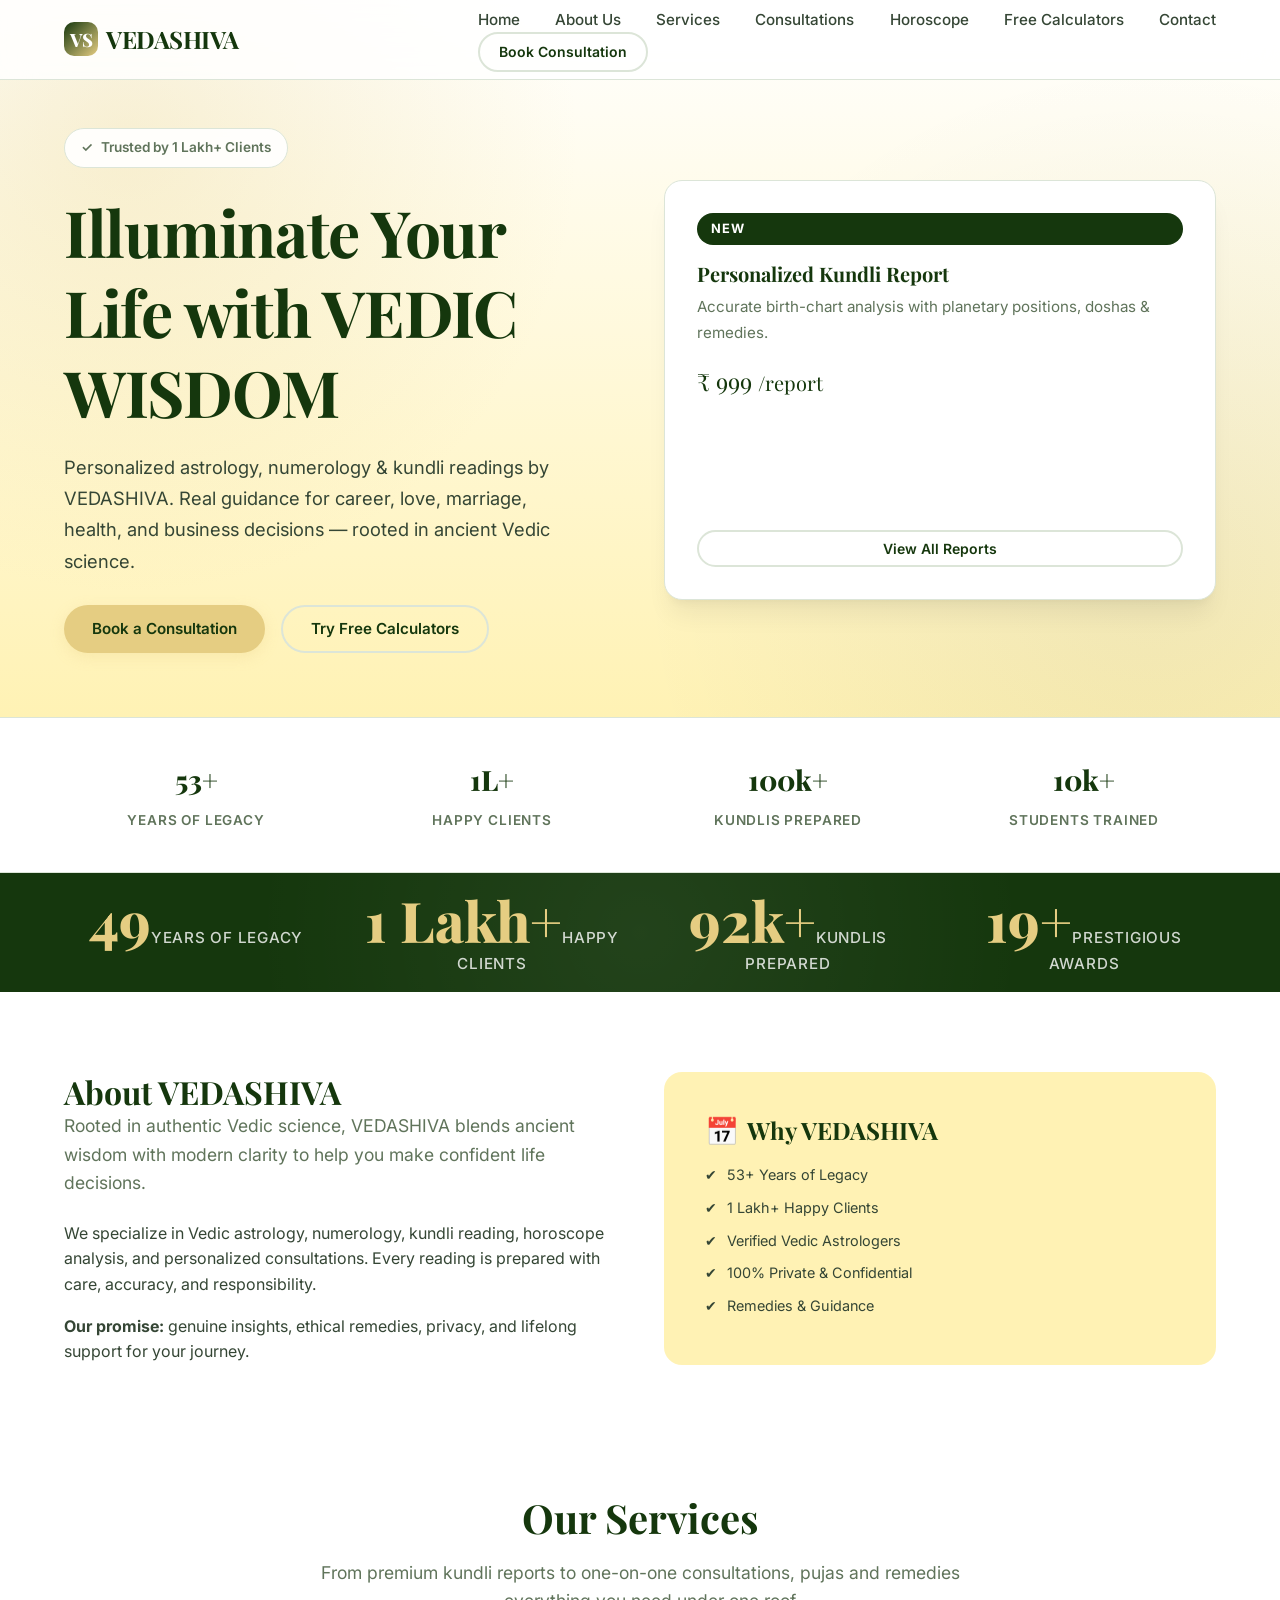
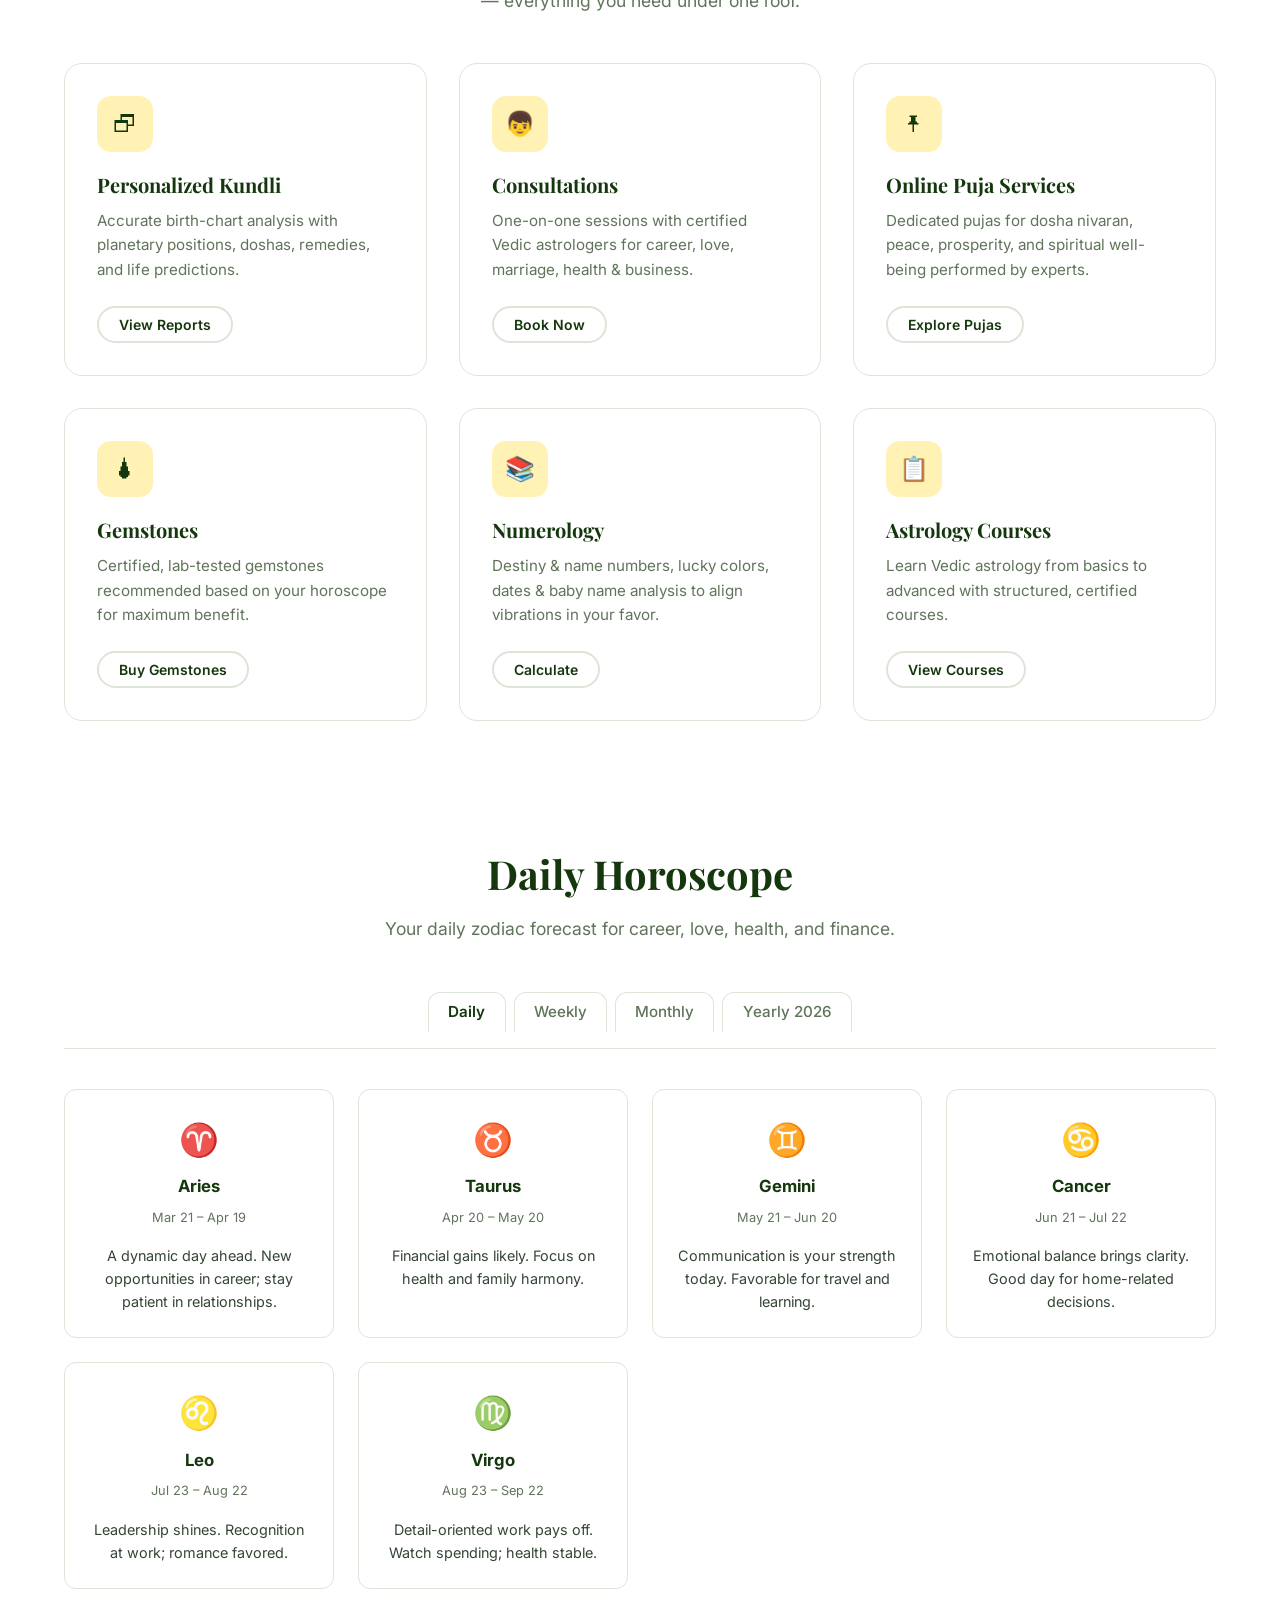
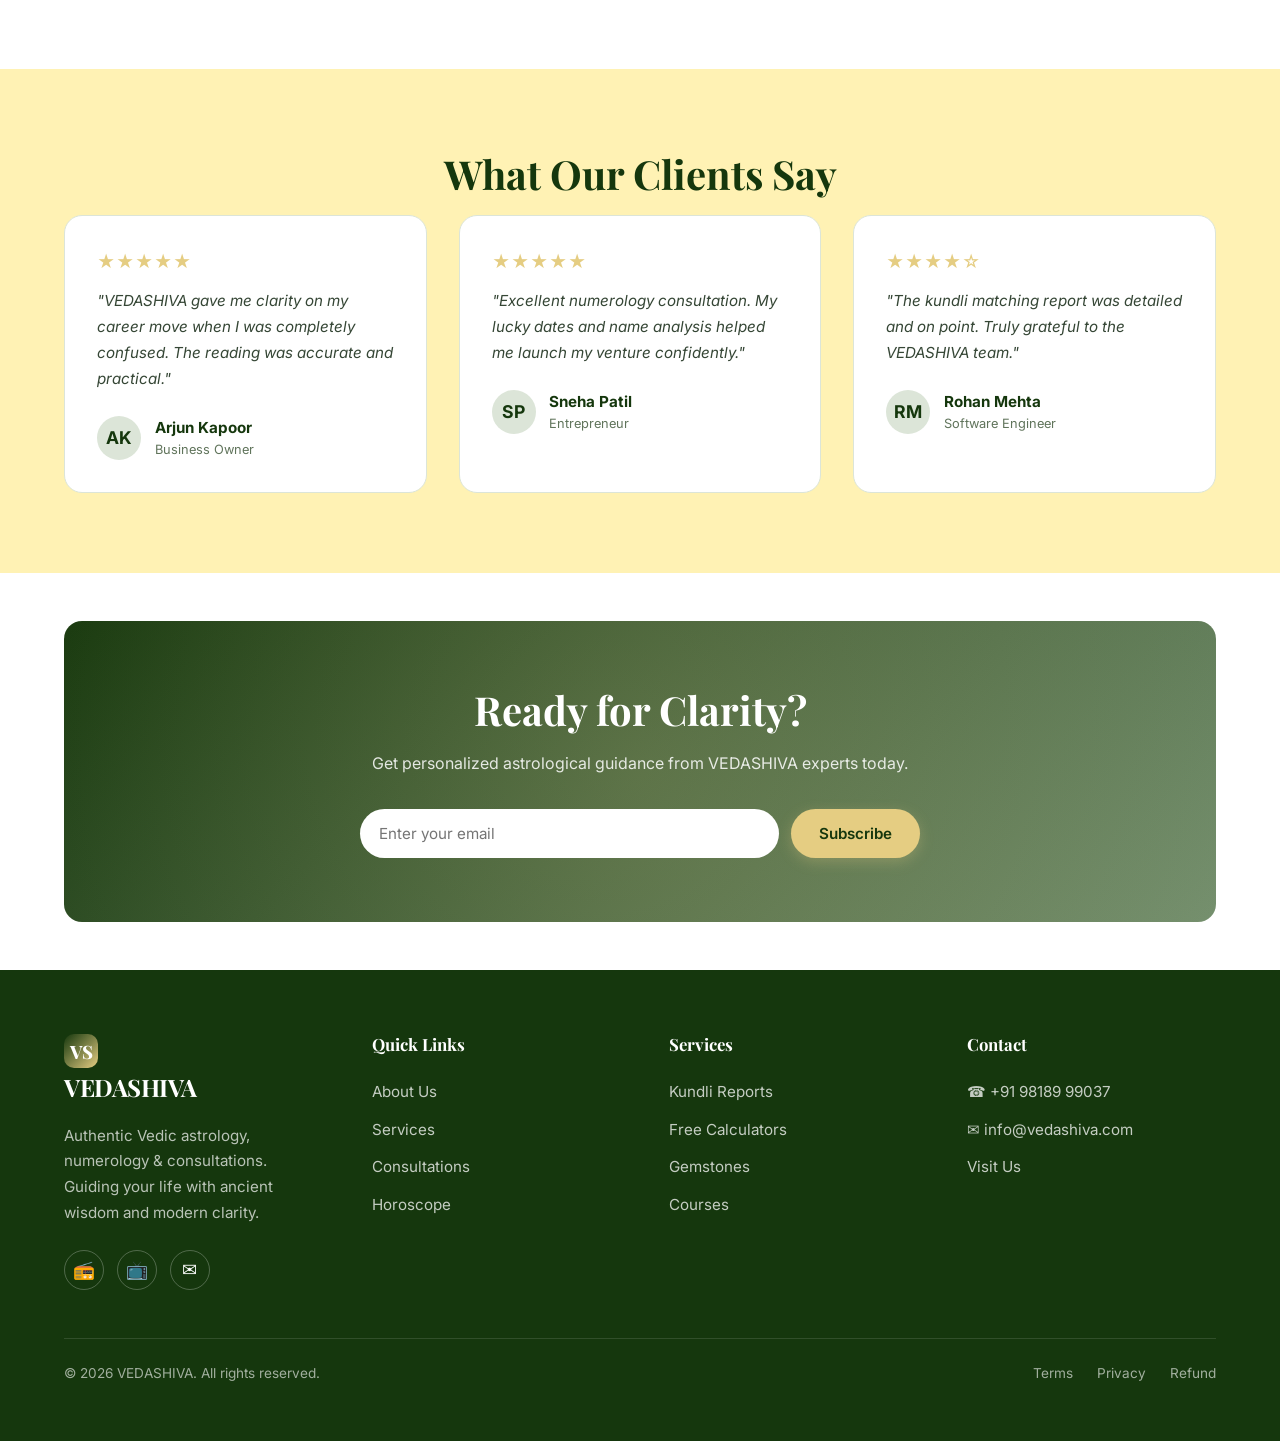
<file: index.html>
<!DOCTYPE html>
<html lang="en">
<head>
  <meta charset="UTF-8" />
  <meta name="viewport" content="width=device-width, initial-scale=1.0" />
  <title>VEDASHIVA | Best Astrologer & Numerologist in India</title>
  <meta name="description" content="VEDASHIVA — Authentic Vedic astrology, numerology, kundli, horoscope and consultations by expert astrologers. Get guidance for career, love, marriage and business." />
  <link rel="preconnect" href="https://fonts.googleapis.com" />
  <link rel="preconnect" href="https://fonts.gstatic.com" crossorigin />
  <link href="https://fonts.googleapis.com/css2?family=Inter:wght@400;500;600&family=Playfair+Display:wght@600;700;800&display=swap" rel="stylesheet" />
  <link rel="stylesheet" href="assets/css/style.css" />
  <link rel="icon" href="data:image/svg+xml,%3Csvg xmlns='http://www.w3.org/2000/svg' viewBox='0 0 32 32'%3E%3Crect width='32' height='32' rx='8' fill='%2315370D'/%3E%3Ctext x='16' y='22' font-family='Georgia' font-size='20' font-weight='bold' text-anchor='middle' fill='%23E5CD82'%3EVS%3C/text%3E%3C/svg%3E" />
</head>
<body>
  <header class="header-blur">
    <div class="container header-wrap">
      <a href="index.html" class="logo reveal reveal-delay-1"><div class="logo-mark">VS</div>VEDASHIVA</a>
      <nav>
        <ul class="nav-links reveal reveal-delay-2">
          <li><a href="index.html">Home</a></li>
          <li><a href="about.html">About Us</a></li>
          <li><a href="services.html">Services</a></li>
          <li><a href="consultations.html">Consultations</a></li>
          <li><a href="horoscope.html">Horoscope</a></li>
          <li><a href="calculators.html">Free Calculators</a></li>
          <li><a href="contact.html">Contact</a></li>
        </ul>
        <div class="nav-actions reveal reveal-delay-3">
          <a href="consultations.html" class="btn btn-outline">Book Consultation</a>
        </div>
      </nav>
      <button class="mobile-menu-btn" id="mobileMenuBtn" aria-label="Open menu">&#9776;</button>
    </div>
  </header>

  <div class="mobile-menu" id="mobileMenu">
    <div class="mobile-menu-header">
      <div class="logo"><div class="logo-mark">VS</div>VEDASHIVA</div>
      <button class="mobile-close" id="mobileClose" aria-label="Close menu">&#215;</button>
    </div>
    <ul class="mobile-nav-links">
      <li><a href="index.html">Home</a></li>
      <li><a href="about.html">About Us</a></li>
      <li><a href="services.html">Services</a></li>
      <li><a href="consultations.html">Consultations</a></li>
      <li><a href="horoscope.html">Horoscope</a></li>
      <li><a href="calculators.html">Free Calculators</a></li>
      <li><a href="contact.html">Contact</a></li>
    </ul>
    <div class="mobile-actions reveal reveal-delay-3">
      <a href="consultations.html" class="btn btn-primary btn-sm">Book Consultation</a>
    </div>
  </div>
  <div class="menu-overlay" id="menuOverlay"></div>

  <section class="hero reveal reveal-delay-1">
    <div class="hero-bg"></div>
    <div class="container hero-content">
      <div>
        <div class="hero-badge"><span>&#10003;</span> Trusted by 1 Lakh+ Clients</div>
        <h1>Illuminate Your Life with <span class="accent">VEDIC WISDOM</span></h1>
        <p>Personalized astrology, numerology &amp; kundli readings by VEDASHIVA. Real guidance for career, love, marriage, health, and business decisions — rooted in ancient Vedic science.</p>
        <div class="hero-actions">
          <a href="consultations.html" class="btn btn-primary">Book a Consultation</a>
          <a href="calculators.html" class="btn btn-outline">Try Free Calculators</a>
        </div>
      </div>
      <div class="hero-visual reveal reveal-delay-2 reveal-right">
        <div class="hero-card">
          <div class="hero-card-inner">
            <div class="badge badge-new" style="margin-bottom:1rem;">NEW</div>
            <h4>Personalized Kundli Report</h4>
            <p>Accurate birth-chart analysis with planetary positions, doshas &amp; remedies.</p>
            <div class="price">&#8377; 999 <small>/report</small></div>
            <a href="services.html" class="btn btn-outline btn-sm" style="margin-top:auto;">View All Reports</a>
          </div>
        </div>
      </div>
    </div>
  </section>

  <section class="trust-bar reveal reveal-delay-2">
    <div class="container">
      <div class="trust-grid">
        <div class="trust-item"><span class="num">53+</span><span class="lbl">Years of Legacy</span></div>
        <div class="trust-item"><span class="num">1L+</span><span class="lbl">Happy Clients</span></div>
        <div class="trust-item"><span class="num">100k+</span><span class="lbl">Kundlis Prepared</span></div>
        <div class="trust-item"><span class="num">10k+</span><span class="lbl">Students Trained</span></div>
      </div>
    </div>
  </section>

  <section class="stats reveal reveal-delay-3">
    <div class="container">
      <div class="stat-grid">
        <div class="stat-item"><span class="val" data-final="53">0</span><span class="lbl">Years of Legacy</span></div>
        <div class="stat-item"><span class="val" data-final="1 Lakh+">0</span><span class="lbl">Happy Clients</span></div>
        <div class="stat-item"><span class="val" data-final="100k+">0</span><span class="lbl">Kundlis Prepared</span></div>
        <div class="stat-item"><span class="val" data-final="21+">0</span><span class="lbl">Prestigious Awards</span></div>
      </div>
    </div>
  </section>
  <section class="section reveal reveal-delay-1" id="about">
    <div class="container">
      <div class="split-layout" style="display:grid;grid-template-columns:1fr 1fr;gap:3rem;align-items:center;">
        <div class="reveal reveal-left">
          <h2 style="font-size:2rem;">About <span class="accent">VEDASHIVA</span></h2>
          <p class="section-subtitle" style="text-align:left;margin-bottom:1.5rem;">Rooted in authentic Vedic science, VEDASHIVA blends ancient wisdom with modern clarity to help you make confident life decisions.</p>
          <p>We specialize in Vedic astrology, numerology, kundli reading, horoscope analysis, and personalized consultations. Every reading is prepared with care, accuracy, and responsibility.</p>
          <p style="margin-top:1rem;"><strong>Our promise:</strong> genuine insights, ethical remedies, privacy, and lifelong support for your journey.</p>
        </div>
        <div class="card reveal reveal-right" style="padding:2.5rem;background:var(--bg-soft);border-color:transparent;">
          <h3 style="font-size:1.5rem;display:flex;align-items:center;gap:0.5rem;margin-bottom:1rem;"><span style="font-size:1.7rem;">&#128197;</span> Why VEDASHIVA</h3>
          <ul class="feat-list">
            <li class="feat-item"><span>&#10004;</span> 53+ Years of Legacy</li>
            <li class="feat-item"><span>&#10004;</span> 1 Lakh+ Happy Clients</li>
            <li class="feat-item"><span>&#10004;</span> Verified Vedic Astrologers</li>
            <li class="feat-item"><span>&#10004;</span> 100% Private &amp; Confidential</li>
            <li class="feat-item"><span>&#10004;</span> Remedies &amp; Guidance</li>
          </ul>
        </div>
      </div>
    </div>
  </section>
  <section class="section-sm reveal reveal-delay-2" id="services">
    <div class="container">
      <div class="section-title"><h2>Our <span class="accent">Services</span></h2></div>
      <p class="section-subtitle">From premium kundli reports to one-on-one consultations, pujas and remedies — everything you need under one roof.</p>
      <div class="services-grid reveal reveal-delay-3">
        <div class="card">
          <div class="card-icon">&#128471;</div>
          <h4>Personalized Kundli</h4>
          <p>Accurate birth-chart analysis with planetary positions, doshas, remedies, and life predictions.</p>
          <div class="card-footer"><a href="services.html" class="btn btn-outline btn-sm">View Reports</a></div>
        </div>
        <div class="card">
          <div class="card-icon">&#128102;</div>
          <h4>Consultations</h4>
          <p>One-on-one sessions with certified Vedic astrologers for career, love, marriage, health &amp; business.</p>
          <div class="card-footer"><a href="consultations.html" class="btn btn-outline btn-sm">Book Now</a></div>
        </div>
        <div class="card">
          <div class="card-icon">&#128392;</div>
          <h4>Online Puja Services</h4>
          <p>Dedicated pujas for dosha nivaran, peace, prosperity, and spiritual well-being performed by experts.</p>
          <div class="card-footer"><a href="services.html" class="btn btn-outline btn-sm">Explore Pujas</a></div>
        </div>
        <div class="card">
          <div class="card-icon">&#127778;</div>
          <h4>Gemstones</h4>
          <p>Certified, lab-tested gemstones recommended based on your horoscope for maximum benefit.</p>
          <div class="card-footer"><a href="services.html" class="btn btn-outline btn-sm">Buy Gemstones</a></div>
        </div>
        <div class="card">
          <div class="card-icon">&#128218;</div>
          <h4>Numerology</h4>
          <p>Destiny &amp; name numbers, lucky colors, dates &amp; baby name analysis to align vibrations in your favor.</p>
          <div class="card-footer"><a href="calculators.html" class="btn btn-outline btn-sm">Calculate</a></div>
        </div>
        <div class="card">
          <div class="card-icon">&#128203;</div>
          <h4>Astrology Courses</h4>
          <p>Learn Vedic astrology from basics to advanced with structured, certified courses.</p>
          <div class="card-footer"><a href="services.html" class="btn btn-outline btn-sm">View Courses</a></div>
        </div>
      </div>
    </div>
  </section>
  <section class="section reveal reveal-delay-1" id="horoscope">
    <div class="container">
      <div class="section-title"><h2>Daily <span class="accent">Horoscope</span></h2></div>
      <p class="section-subtitle">Your daily zodiac forecast for career, love, health, and finance.</p>
      <div class="horoscope-tabs reveal reveal-delay-2">
        <button class="tab-btn active" data-target="daily">Daily</button>
        <button class="tab-btn" data-target="weekly">Weekly</button>
        <button class="tab-btn" data-target="monthly">Monthly</button>
        <button class="tab-btn" data-target="yearly">Yearly 2026</button>
      </div>
      <div class="horo-grid">
        <div id="daily" class="tab-panel active reveal reveal-delay-3">
          <div class="horo-card"><div class="horo-sign">&#x2648;</div><div class="horo-name">Aries</div><div class="horo-date">Mar 21 – Apr 19</div><p class="horo-pred">A dynamic day ahead. New opportunities in career; stay patient in relationships.</p></div>
          <div class="horo-card"><div class="horo-sign">&#x2649;</div><div class="horo-name">Taurus</div><div class="horo-date">Apr 20 – May 20</div><p class="horo-pred">Financial gains likely. Focus on health and family harmony.</p></div>
          <div class="horo-card"><div class="horo-sign">&#x264a;</div><div class="horo-name">Gemini</div><div class="horo-date">May 21 – Jun 20</div><p class="horo-pred">Communication is your strength today. Favorable for travel and learning.</p></div>
          <div class="horo-card"><div class="horo-sign">&#x264b;</div><div class="horo-name">Cancer</div><div class="horo-date">Jun 21 – Jul 22</div><p class="horo-pred">Emotional balance brings clarity. Good day for home-related decisions.</p></div>
          <div class="horo-card"><div class="horo-sign">&#x264c;</div><div class="horo-name">Leo</div><div class="horo-date">Jul 23 – Aug 22</div><p class="horo-pred">Leadership shines. Recognition at work; romance favored.</p></div>
          <div class="horo-card"><div class="horo-sign">&#x264d;</div><div class="horo-name">Virgo</div><div class="horo-date">Aug 23 – Sep 22</div><p class="horo-pred">Detail-oriented work pays off. Watch spending; health stable.</p></div>
        </div>
        <div id="weekly" class="tab-panel reveal reveal-delay-3">
          <div class="horo-card"><div class="horo-sign">&#x2648;</div><div class="horo-name">Aries</div><div class="horo-date">Week Ahead</div><p class="horo-pred">Progress in career and personal goals. Avoid impulsive decisions mid-week.</p></div>
          <div class="horo-card"><div class="horo-sign">&#x2649;</div><div class="horo-name">Taurus</div><div class="horo-date">Week Ahead</div><p class="horo-pred">Stable week with financial growth. Nurture close relationships.</p></div>
        </div>
        <div id="monthly" class="tab-panel reveal reveal-delay-3">
          <div class="horo-card"><div class="horo-sign">&#x2648;</div><div class="horo-name">Aries</div><div class="horo-date">This Month</div><p class="horo-pred">New beginnings and bold moves favor Aries this month.</p></div>
          <div class="horo-card"><div class="horo-sign">&#x2649;</div><div class="horo-name">Taurus</div><div class="horo-date">This Month</div><p class="horo-pred">Steady progress and comfort in domestic life.</p></div>
        </div>
        <div id="yearly" class="tab-panel reveal reveal-delay-3">
          <div class="horo-card"><div class="horo-sign">&#x2648;</div><div class="horo-name">Aries</div><div class="horo-date">2026</div><p class="horo-pred">A transformative year with career growth and financial stability.</p></div>
          <div class="horo-card"><div class="horo-sign">&#x2649;</div><div class="horo-name">Taurus</div><div class="horo-date">2026</div><p class="horo-pred">Solid foundation building; focus on long-term investments.</p></div>
        </div>
      </div>
    </div>
  </section>
  <section class="testimonials section reveal reveal-delay-2">
    <div class="container">
      <div class="section-title"><h2>What Our <span class="accent">Clients Say</span></h2></div>
      <div class="testimonial-grid">
        <div class="testimonial-card reveal reveal-delay-3">
          <div class="stars">&#9733;&#9733;&#9733;&#9733;&#9733;</div>
          <p>"VEDASHIVA gave me clarity on my career move when I was completely confused. The reading was accurate and practical."</p>
          <div class="client"><div class="client-img">AK</div><div class="client-info"><div class="name">Arjun Kapoor</div><div class="role">Business Owner</div></div></div>
        </div>
        <div class="testimonial-card reveal reveal-delay-3 reveal-scale">
          <div class="stars">&#9733;&#9733;&#9733;&#9733;&#9733;</div>
          <p>"Excellent numerology consultation. My lucky dates and name analysis helped me launch my venture confidently."</p>
          <div class="client"><div class="client-img">SP</div><div class="client-info"><div class="name">Sneha Patil</div><div class="role">Entrepreneur</div></div></div>
        </div>
        <div class="testimonial-card reveal reveal-delay-3 reveal-left">
          <div class="stars">&#9733;&#9733;&#9733;&#9733;&#9734;</div>
          <p>"The kundli matching report was detailed and on point. Truly grateful to the VEDASHIVA team."</p>
          <div class="client"><div class="client-img">RM</div><div class="client-info"><div class="name">Rohan Mehta</div><div class="role">Software Engineer</div></div></div>
        </div>
      </div>
    </div>
  </section>

  <section class="section-sm reveal reveal-delay-1">
    <div class="container">
      <div class="cta-section">
        <h2>Ready for Clarity?</h2>
        <p>Get personalized astrological guidance from VEDASHIVA experts today.</p>
        <form class="newsletter-form" id="newsletterForm">
          <input type="email" placeholder="Enter your email" required />
          <button type="submit" class="btn btn-primary">Subscribe</button>
        </form>
      </div>
    </div>
  </section>

  <footer>
    <div class="container">
      <div class="footer-grid">
        <div class="footer-brand reveal reveal-delay-1">
          <div class="logo"><div class="logo-mark">VS</div>VEDASHIVA</div>
          <p>Authentic Vedic astrology, numerology &amp; consultations. Guiding your life with ancient wisdom and modern clarity.</p>
          <div class="socials">
            <a href="#" aria-label="Instagram">&#128251;</a>
            <a href="#" aria-label="YouTube">&#128250;</a>
            <a href="#" aria-label="WhatsApp">&#9993;</a>
          </div>
        </div>
        <div class="footer-col reveal reveal-delay-2">
          <h4>Quick Links</h4>
          <ul>
            <li><a href="about.html">About Us</a></li>
            <li><a href="services.html">Services</a></li>
            <li><a href="consultations.html">Consultations</a></li>
            <li><a href="horoscope.html">Horoscope</a></li>
          </ul>
        </div>
        <div class="footer-col reveal reveal-delay-3">
          <h4>Services</h4>
          <ul>
            <li><a href="services.html">Kundli Reports</a></li>
            <li><a href="calculators.html">Free Calculators</a></li>
            <li><a href="services.html">Gemstones</a></li>
            <li><a href="services.html">Courses</a></li>
          </ul>
        </div>
        <div class="footer-col reveal reveal-delay-1">
          <h4>Contact</h4>
          <ul>
            <li><a href="tel:+919818999037">&#9742; +91 98189 99037</a></li>
            <li><a href="mailto:info@vedashiva.com">&#9993; info@vedashiva.com</a></li>
            <li><a href="contact.html">Visit Us</a></li>
          </ul>
        </div>
      </div>
      <div class="footer-bottom reveal reveal-delay-3">
        <span>&copy; <span id="year"></span> VEDASHIVA. All rights reserved.</span>
        <div class="links"><a href="#">Terms</a> <a href="#">Privacy</a> <a href="#">Refund</a></div>
      </div>
    </div>
  </footer>

  <div id="toast" role="alert" aria-live="polite"><span id="toastMsg"></span></div>
  <button id="backToTop" aria-label="Back to top">&#8593;</button>

  <script src="assets/js/main.js"></script>
</body>
</html>
</file>
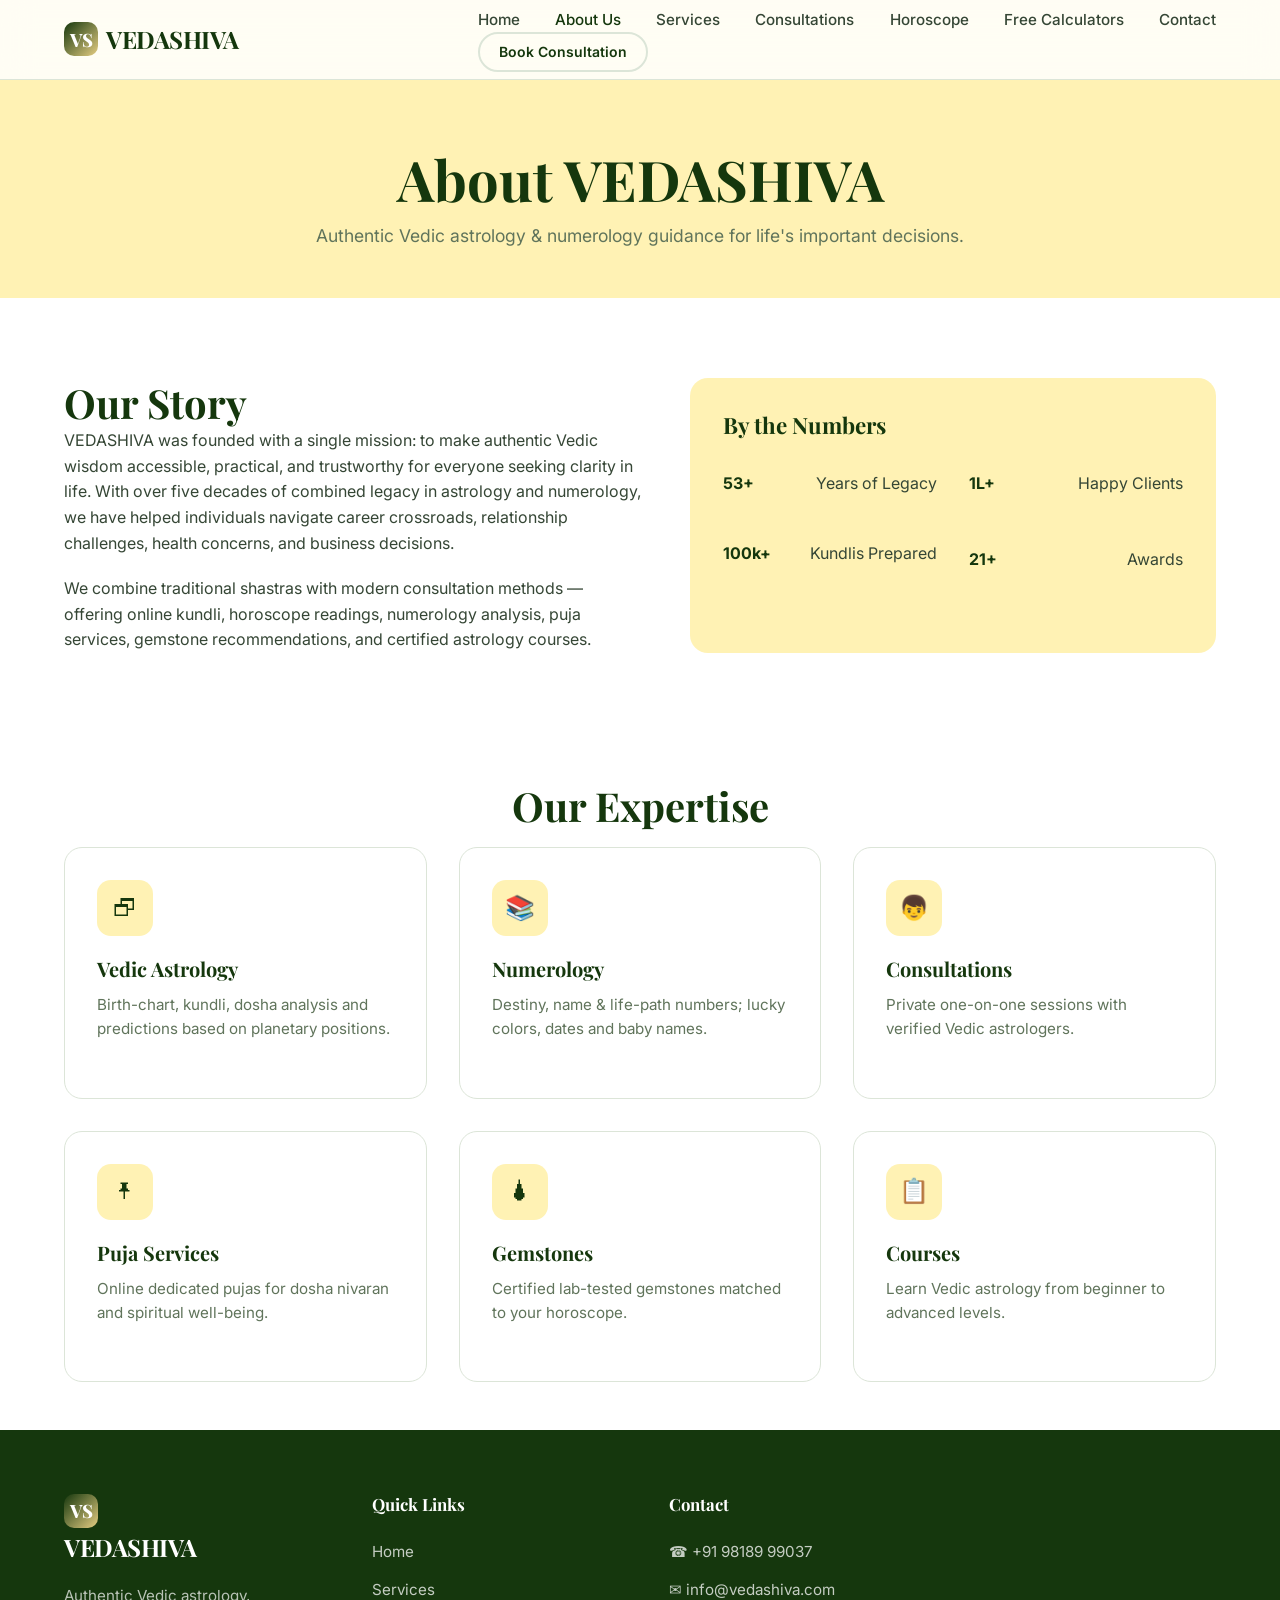
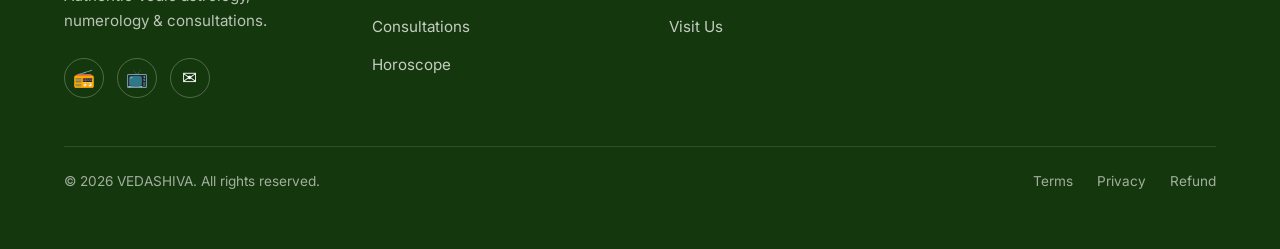
<file: about.html>
<!DOCTYPE html>
<html lang="en">
<head>
  <meta charset="UTF-8" />
  <meta name="viewport" content="width=device-width, initial-scale=1.0" />
  <title>About VEDASHIVA | Vedic Astrology & Numerology</title>
  <meta name="description" content="Know about VEDASHIVA — authentic Vedic astrology, numerology and consultations. 53+ years of legacy, 1 Lakh+ happy clients." />
  <link rel="preconnect" href="https://fonts.googleapis.com" />
  <link rel="preconnect" href="https://fonts.gstatic.com" crossorigin />
  <link href="https://fonts.googleapis.com/css2?family=Inter:wght@400;500;600&family=Playfair+Display:wght@600;700;800&display=swap" rel="stylesheet" />
  <link rel="stylesheet" href="assets/css/style.css" />
  <link rel="icon" href="data:image/svg+xml,%3Csvg xmlns='http://www.w3.org/2000/svg' viewBox='0 0 32 32'%3E%3Crect width='32' height='32' rx='8' fill='%2315370D'/%3E%3Ctext x='16' y='22' font-family='Georgia' font-size='20' font-weight='bold' text-anchor='middle' fill='%23E5CD82'%3EVS%3C/text%3E%3C/svg%3E" />
</head>
<body>
  <header class="header-blur">
    <div class="container header-wrap">
      <a href="index.html" class="logo reveal reveal-delay-1"><div class="logo-mark">VS</div>VEDASHIVA</a>
      <nav>
        <ul class="nav-links reveal reveal-delay-2">
          <li><a href="index.html">Home</a></li>
          <li><a href="about.html" style="color:var(--accent-dark)">About Us</a></li>
          <li><a href="services.html">Services</a></li>
          <li><a href="consultations.html">Consultations</a></li>
          <li><a href="horoscope.html">Horoscope</a></li>
          <li><a href="calculators.html">Free Calculators</a></li>
          <li><a href="contact.html">Contact</a></li>
        </ul>
        <div class="nav-actions reveal reveal-delay-3"><a href="consultations.html" class="btn btn-outline">Book Consultation</a></div>
      </nav>
      <button class="mobile-menu-btn" id="mobileMenuBtn" aria-label="Open menu">&#9776;</button>
    </div>
  </header>
  <div class="mobile-menu" id="mobileMenu">
    <div class="mobile-menu-header"><div class="logo"><div class="logo-mark">VS</div>VEDASHIVA</div><button class="mobile-close" id="mobileClose" aria-label="Close menu">&#215;</button></div>
    <ul class="mobile-nav-links"><li><a href="index.html">Home</a></li><li><a href="about.html">About Us</a></li><li><a href="services.html">Services</a></li><li><a href="consultations.html">Consultations</a></li><li><a href="horoscope.html">Horoscope</a></li><li><a href="calculators.html">Free Calculators</a></li><li><a href="contact.html">Contact</a></li></ul>
    <div class="mobile-actions"><a href="consultations.html" class="btn btn-primary btn-sm">Book Consultation</a></div>
  </div>
  <div class="menu-overlay" id="menuOverlay"></div>

  <section class="page-hero reveal reveal-delay-1">
    <div class="container"><h1>About <span class="accent">VEDASHIVA</span></h1><p>Authentic Vedic astrology &amp; numerology guidance for life's important decisions.</p></div>
  </section>

  <section class="section reveal reveal-delay-2">
    <div class="container">
      <div class="split-layout" style="display:grid;grid-template-columns:1.1fr 1fr;gap:3rem;align-items:center;">
        <div class="reveal reveal-left">
          <h2>Our Story</h2>
          <p>VEDASHIVA was founded with a single mission: to make authentic Vedic wisdom accessible, practical, and trustworthy for everyone seeking clarity in life. With over five decades of combined legacy in astrology and numerology, we have helped individuals navigate career crossroads, relationship challenges, health concerns, and business decisions.</p>
          <p style="margin-top:1.25rem;">We combine traditional shastras with modern consultation methods — offering online kundli, horoscope readings, numerology analysis, puja services, gemstone recommendations, and certified astrology courses.</p>
        </div>
        <div class="card reveal reveal-right" style="padding:2rem;background:var(--bg-soft);border-color:transparent;">
          <h3 style="font-size:1.4rem;margin-bottom:1rem;">By the Numbers</h3>
          <div class="stat-grid" style="text-align:left;">
            <div class="stat-item" style="display:flex;justify-content:space-between;align-items:center;margin-bottom:0.75rem;"><span style="font-weight:700;color:var(--text-dark)">53+</span><span>Years of Legacy</span></div>
            <div class="stat-item" style="display:flex;justify-content:space-between;align-items:center;margin-bottom:0.75rem;"><span style="font-weight:700;color:var(--text-dark)">1L+</span><span>Happy Clients</span></div>
            <div class="stat-item" style="display:flex;justify-content:space-between;align-items:center;margin-bottom:0.75rem;"><span style="font-weight:700;color:var(--text-dark)">100k+</span><span>Kundlis Prepared</span></div>
            <div class="stat-item" style="display:flex;justify-content:space-between;align-items:center;"><span style="font-weight:700;color:var(--text-dark)">21+</span><span>Awards</span></div>
          </div>
        </div>
      </div>
    </div>
  </section>
  <section class="section-sm reveal reveal-delay-3">
    <div class="container">
      <div class="section-title"><h2>Our <span class="accent">Expertise</span></h2></div>
      <div class="services-grid">
        <div class="card"><div class="card-icon">&#128471;</div><h4>Vedic Astrology</h4><p>Birth-chart, kundli, dosha analysis and predictions based on planetary positions.</p></div>
        <div class="card"><div class="card-icon">&#128218;</div><h4>Numerology</h4><p>Destiny, name &amp; life-path numbers; lucky colors, dates and baby names.</p></div>
        <div class="card"><div class="card-icon">&#128102;</div><h4>Consultations</h4><p>Private one-on-one sessions with verified Vedic astrologers.</p></div>
        <div class="card"><div class="card-icon">&#128392;</div><h4>Puja Services</h4><p>Online dedicated pujas for dosha nivaran and spiritual well-being.</p></div>
        <div class="card"><div class="card-icon">&#127778;</div><h4>Gemstones</h4><p>Certified lab-tested gemstones matched to your horoscope.</p></div>
        <div class="card"><div class="card-icon">&#128203;</div><h4>Courses</h4><p>Learn Vedic astrology from beginner to advanced levels.</p></div>
      </div>
    </div>
  </section>
  <footer>
    <div class="container">
      <div class="footer-grid">
        <div class="footer-brand reveal reveal-delay-1"><div class="logo"><div class="logo-mark">VS</div>VEDASHIVA</div><p>Authentic Vedic astrology, numerology &amp; consultations.</p><div class="socials"><a href="#" aria-label="Instagram">&#128251;</a><a href="#" aria-label="YouTube">&#128250;</a><a href="#" aria-label="WhatsApp">&#9993;</a></div></div>
        <div class="footer-col reveal reveal-delay-2"><h4>Quick Links</h4><ul><li><a href="index.html">Home</a></li><li><a href="services.html">Services</a></li><li><a href="consultations.html">Consultations</a></li><li><a href="horoscope.html">Horoscope</a></li></ul></div>
        <div class="footer-col reveal reveal-delay-3"><h4>Contact</h4><ul><li><a href="tel:+919818999037">&#9742; +91 98189 99037</a></li><li><a href="mailto:info@vedashiva.com">&#9993; info@vedashiva.com</a></li><li><a href="contact.html">Visit Us</a></li></ul></div>
      </div>
      <div class="footer-bottom reveal reveal-delay-1"><span>&copy; <span id="year"></span> VEDASHIVA. All rights reserved.</span><div class="links"><a href="#">Terms</a> <a href="#">Privacy</a> <a href="#">Refund</a></div></div>
    </div>
  </footer>
  <div id="toast" role="alert" aria-live="polite"><span id="toastMsg"></span></div>
  <button id="backToTop" aria-label="Back to top">&#8593;</button>
  <script src="assets/js/main.js"></script>
</body>
</html>
</file>
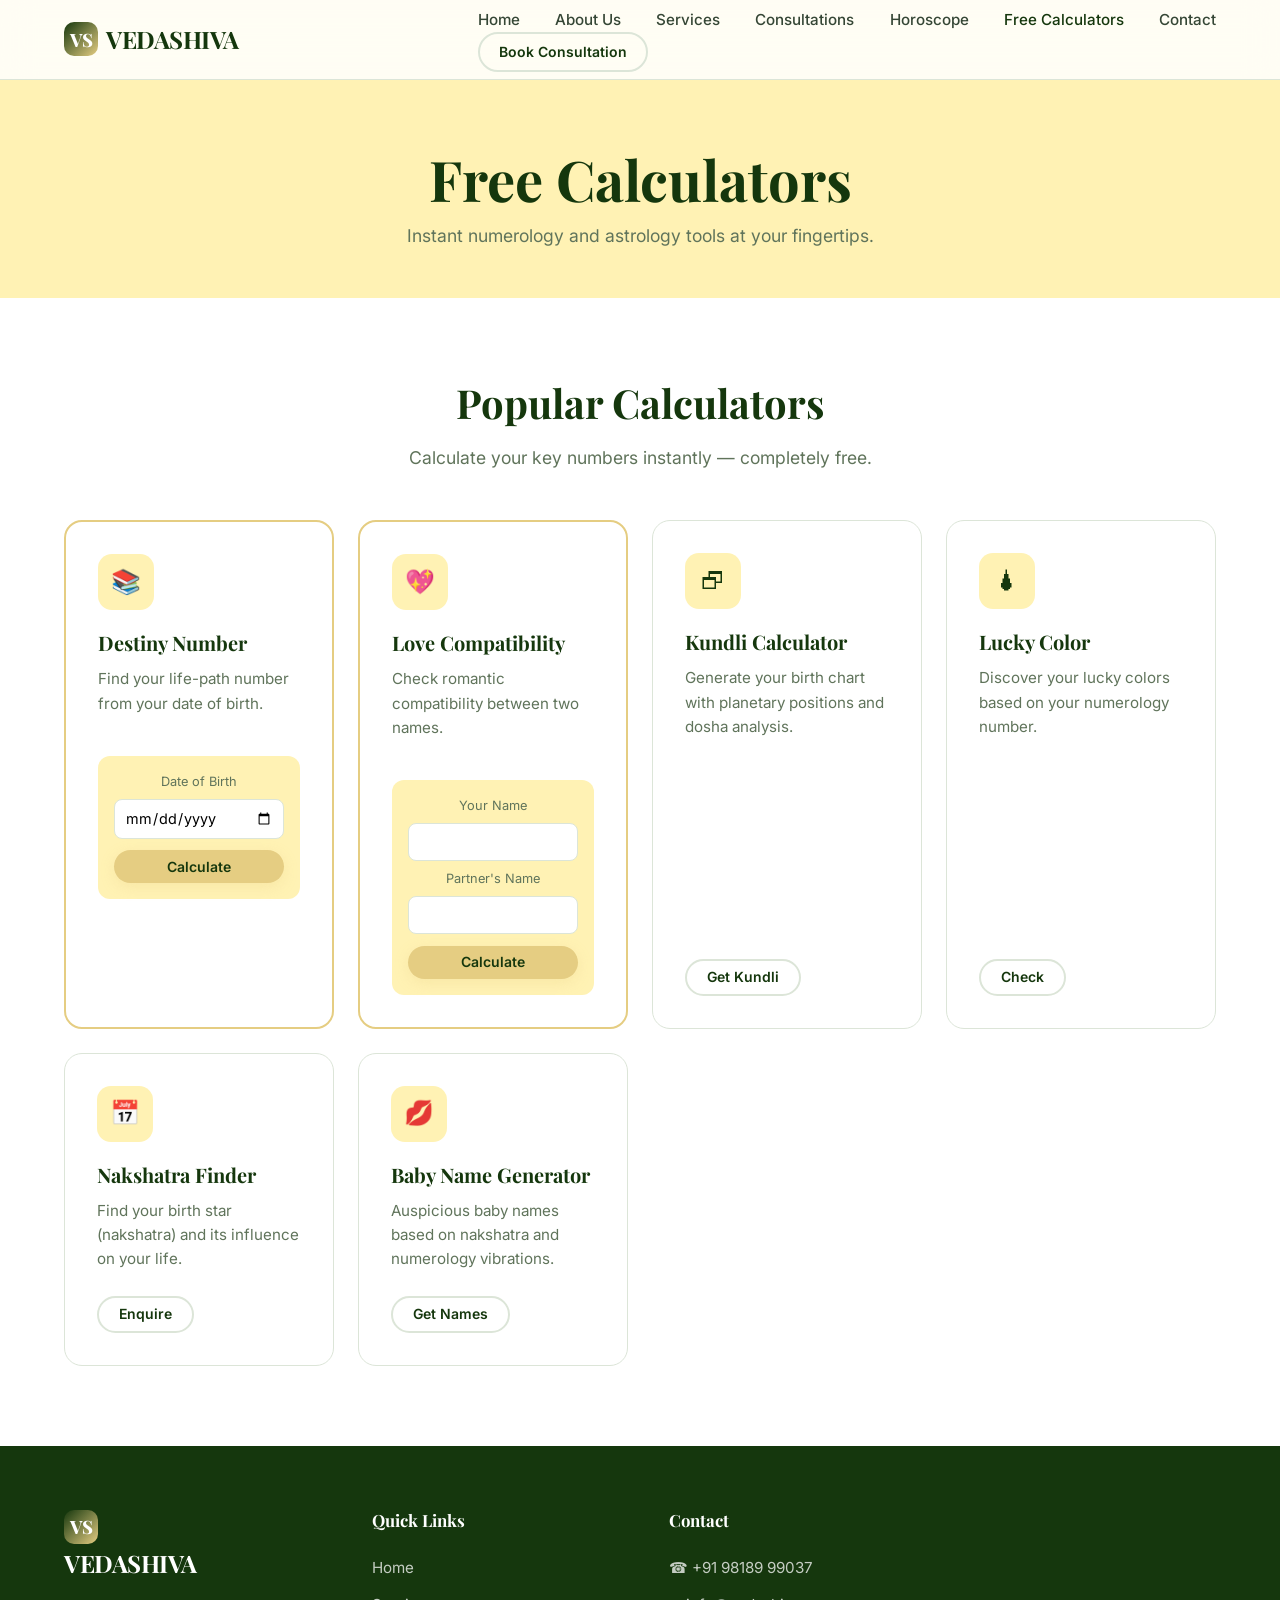
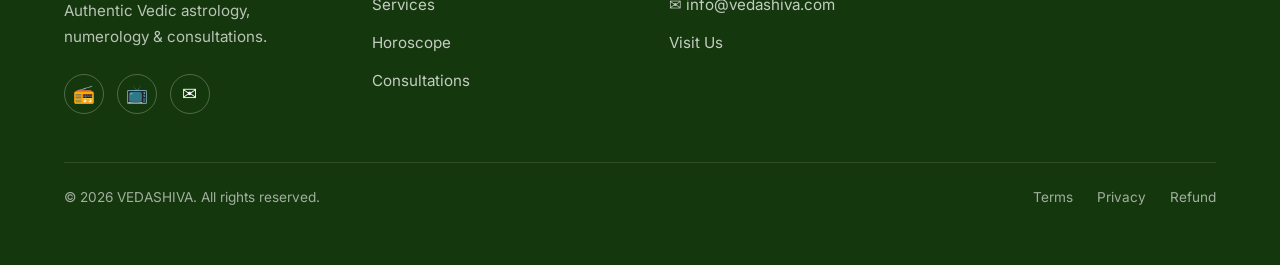
<file: calculators.html>
<!DOCTYPE html>
<html lang="en">
<head>
  <meta charset="UTF-8" />
  <meta name="viewport" content="width=device-width, initial-scale=1.0" />
  <title>Free Calculators | VEDASHIVA — Numerology & Astrology Tools</title>
  <meta name="description" content="Free astrology and numerology calculators by VEDASHIVA: destiny number, love compatibility and more." />
  <link rel="preconnect" href="https://fonts.googleapis.com" />
  <link rel="preconnect" href="https://fonts.gstatic.com" crossorigin />
  <link href="https://fonts.googleapis.com/css2?family=Inter:wght@400;500;600&family=Playfair+Display:wght@600;700;800&display=swap" rel="stylesheet" />
  <link rel="stylesheet" href="assets/css/style.css" />
  <link rel="icon" href="data:image/svg+xml,%3Csvg xmlns='http://www.w3.org/2000/svg' viewBox='0 0 32 32'%3E%3Crect width='32' height='32' rx='8' fill='%2315370D'/%3E%3Ctext x='16' y='22' font-family='Georgia' font-size='20' font-weight='bold' text-anchor='middle' fill='%23E5CD82'%3EVS%3C/text%3E%3C/svg%3E" />
</head>
<body>
  <header class="header-blur">
    <div class="container header-wrap">
      <a href="index.html" class="logo reveal reveal-delay-1"><div class="logo-mark">VS</div>VEDASHIVA</a>
      <nav>
        <ul class="nav-links reveal reveal-delay-2">
          <li><a href="index.html">Home</a></li>
          <li><a href="about.html">About Us</a></li>
          <li><a href="services.html">Services</a></li>
          <li><a href="consultations.html">Consultations</a></li>
          <li><a href="horoscope.html">Horoscope</a></li>
          <li><a href="calculators.html" style="color:var(--accent-dark)">Free Calculators</a></li>
          <li><a href="contact.html">Contact</a></li>
        </ul>
        <div class="nav-actions reveal reveal-delay-3"><a href="consultations.html" class="btn btn-outline">Book Consultation</a></div>
      </nav>
      <button class="mobile-menu-btn" id="mobileMenuBtn" aria-label="Open menu">&#9776;</button>
    </div>
  </header>
  <div class="mobile-menu" id="mobileMenu">
    <div class="mobile-menu-header"><div class="logo"><div class="logo-mark">VS</div>VEDASHIVA</div><button class="mobile-close" id="mobileClose" aria-label="Close menu">&#215;</button></div>
    <ul class="mobile-nav-links"><li><a href="index.html">Home</a></li><li><a href="about.html">About Us</a></li><li><a href="services.html">Services</a></li><li><a href="consultations.html">Consultations</a></li><li><a href="horoscope.html">Horoscope</a></li><li><a href="calculators.html">Free Calculators</a></li><li><a href="contact.html">Contact</a></li></ul>
    <div class="mobile-actions"><a href="consultations.html" class="btn btn-primary btn-sm">Book Consultation</a></div>
  </div>
  <div class="menu-overlay" id="menuOverlay"></div>

  <section class="page-hero reveal reveal-delay-1">
    <div class="container"><h1>Free <span class="accent">Calculators</span></h1><p>Instant numerology and astrology tools at your fingertips.</p></div>
  </section>

  <section class="section reveal reveal-delay-2">
    <div class="container">
      <div class="section-title"><h2>Popular <span class="accent">Calculators</span></h2></div>
      <p class="section-subtitle">Calculate your key numbers instantly — completely free.</p>
      <div class="calc-grid reveal reveal-delay-3">
        <div class="card" style="border:2px solid var(--accent);">
          <div class="card-icon">&#128218;</div>
          <h4>Destiny Number</h4>
          <p>Find your life-path number from your date of birth.</p>
          <form id="destinyForm" class="calc-card" style="border:none;padding:1rem;margin-top:1rem;background:var(--bg-soft);">
            <label style="display:block;font-size:0.8rem;color:var(--text-light);margin-bottom:0.4rem;">Date of Birth</label>
            <input type="date" name="dob" required style="width:100%;padding:0.6rem;border-radius:8px;border:1px solid var(--border);margin-bottom:0.7rem;font-size:0.9rem;" />
            <button type="submit" class="btn btn-primary btn-sm" style="width:100%;">Calculate</button>
          </form>
          <div class="calc-result" style="display:none;margin-top:0.75rem;"><span class="calc-output" style="font-weight:700;color:var(--accent-dark);font-size:1.1rem;"></span></div>
        </div>
        <div class="card" style="border:2px solid var(--accent);">
          <div class="card-icon">&#128150;</div>
          <h4>Love Compatibility</h4>
          <p>Check romantic compatibility between two names.</p>
          <form id="loveForm" class="calc-card" style="border:none;padding:1rem;margin-top:1rem;background:var(--bg-soft);">
            <label style="display:block;font-size:0.8rem;color:var(--text-light);margin-bottom:0.4rem;">Your Name</label>
            <input type="text" name="name1" required style="width:100%;padding:0.6rem;border-radius:8px;border:1px solid var(--border);margin-bottom:0.5rem;font-size:0.9rem;" />
            <label style="display:block;font-size:0.8rem;color:var(--text-light);margin-bottom:0.4rem;">Partner's Name</label>
            <input type="text" name="name2" required style="width:100%;padding:0.6rem;border-radius:8px;border:1px solid var(--border);margin-bottom:0.7rem;font-size:0.9rem;" />
            <button type="submit" class="btn btn-primary btn-sm" style="width:100%;">Calculate</button>
          </form>
          <div class="calc-result" style="display:none;margin-top:0.75rem;"><span class="calc-output" style="font-weight:700;color:var(--accent-dark);font-size:1.1rem;"></span></div>
        </div>
        <div class="card">
          <div class="card-icon">&#128471;</div>
          <h4>Kundli Calculator</h4>
          <p>Generate your birth chart with planetary positions and dosha analysis.</p>
          <div class="card-footer"><a href="consultations.html" class="btn btn-outline btn-sm">Get Kundli</a></div>
        </div>
        <div class="card">
          <div class="card-icon">&#127778;</div>
          <h4>Lucky Color</h4>
          <p>Discover your lucky colors based on your numerology number.</p>
          <div class="card-footer"><a href="calculators.html#destiny" class="btn btn-outline btn-sm">Check</a></div>
        </div>
        <div class="card">
          <div class="card-icon">&#128197;</div>
          <h4>Nakshatra Finder</h4>
          <p>Find your birth star (nakshatra) and its influence on your life.</p>
          <div class="card-footer"><a href="contact.html" class="btn btn-outline btn-sm">Enquire</a></div>
        </div>
        <div class="card">
          <div class="card-icon">&#128139;</div>
          <h4>Baby Name Generator</h4>
          <p>Auspicious baby names based on nakshatra and numerology vibrations.</p>
          <div class="card-footer"><a href="contact.html" class="btn btn-outline btn-sm">Get Names</a></div>
        </div>
      </div>
    </div>
  </section>
  <footer>
    <div class="container">
      <div class="footer-grid">
        <div class="footer-brand reveal reveal-delay-1"><div class="logo"><div class="logo-mark">VS</div>VEDASHIVA</div><p>Authentic Vedic astrology, numerology &amp; consultations.</p><div class="socials"><a href="#" aria-label="Instagram">&#128251;</a><a href="#" aria-label="YouTube">&#128250;</a><a href="#" aria-label="WhatsApp">&#9993;</a></div></div>
        <div class="footer-col reveal reveal-delay-2"><h4>Quick Links</h4><ul><li><a href="index.html">Home</a></li><li><a href="services.html">Services</a></li><li><a href="horoscope.html">Horoscope</a></li><li><a href="consultations.html">Consultations</a></li></ul></div>
        <div class="footer-col reveal reveal-delay-3"><h4>Contact</h4><ul><li><a href="tel:+919818999037">&#9742; +91 98189 99037</a></li><li><a href="mailto:info@vedashiva.com">&#9993; info@vedashiva.com</a></li><li><a href="contact.html">Visit Us</a></li></ul></div>
      </div>
      <div class="footer-bottom reveal reveal-delay-1"><span>&copy; <span id="year"></span> VEDASHIVA. All rights reserved.</span><div class="links"><a href="#">Terms</a> <a href="#">Privacy</a> <a href="#">Refund</a></div></div>
    </div>
  </footer>
  <div id="toast" role="alert" aria-live="polite"><span id="toastMsg"></span></div>
  <button id="backToTop" aria-label="Back to top">&#8593;</button>
  <script src="assets/js/main.js"></script>
</body>
</html>
</file>
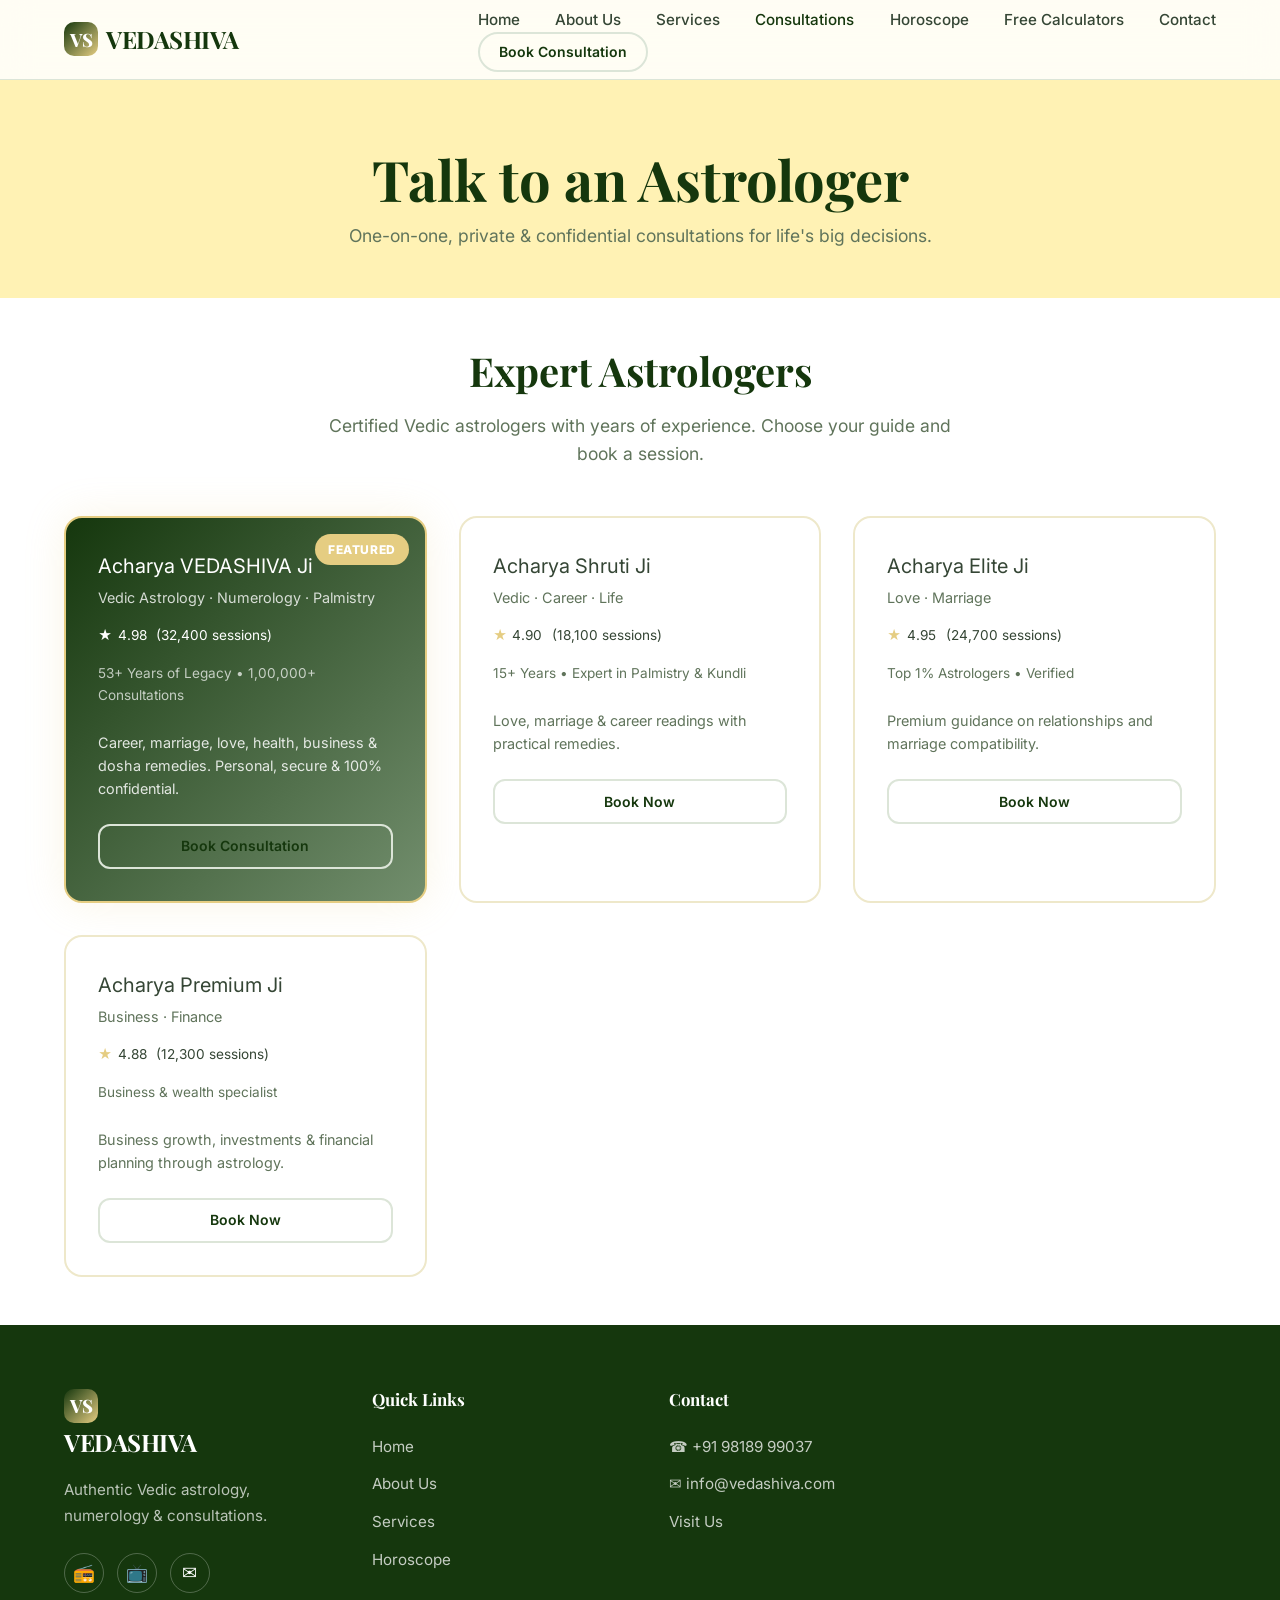
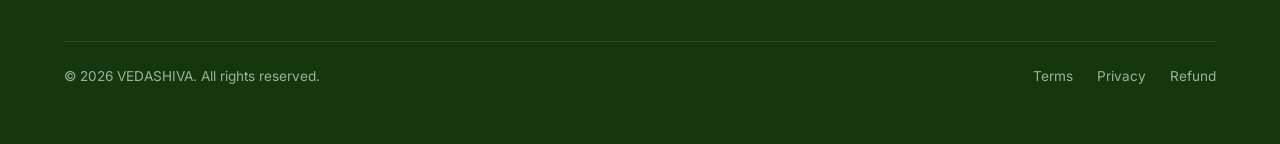
<file: consultations.html>
<!DOCTYPE html>
<html lang="en">
<head>
  <meta charset="UTF-8" />
  <meta name="viewport" content="width=device-width, initial-scale=1.0" />
  <title>Consultations | VEDASHIVA — Talk to an Astrologer</title>
  <meta name="description" content="Book a private consultation with verified Vedic astrologers at VEDASHIVA. Career, love, marriage, health & business guidance." />
  <link rel="preconnect" href="https://fonts.googleapis.com" />
  <link rel="preconnect" href="https://fonts.gstatic.com" crossorigin />
  <link href="https://fonts.googleapis.com/css2?family=Inter:wght@400;500;600&family=Playfair+Display:wght@600;700;800&display=swap" rel="stylesheet" />
  <link rel="stylesheet" href="assets/css/style.css" />
  <link rel="icon" href="data:image/svg+xml,%3Csvg xmlns='http://www.w3.org/2000/svg' viewBox='0 0 32 32'%3E%3Crect width='32' height='32' rx='8' fill='%2315370D'/%3E%3Ctext x='16' y='22' font-family='Georgia' font-size='20' font-weight='bold' text-anchor='middle' fill='%23E5CD82'%3EVS%3C/text%3E%3C/svg%3E" />
</head>
<body>
  <header class="header-blur">
    <div class="container header-wrap">
      <a href="index.html" class="logo reveal reveal-delay-1"><div class="logo-mark">VS</div>VEDASHIVA</a>
      <nav>
        <ul class="nav-links reveal reveal-delay-2">
          <li><a href="index.html">Home</a></li>
          <li><a href="about.html">About Us</a></li>
          <li><a href="services.html">Services</a></li>
          <li><a href="consultations.html" style="color:var(--accent-dark)">Consultations</a></li>
          <li><a href="horoscope.html">Horoscope</a></li>
          <li><a href="calculators.html">Free Calculators</a></li>
          <li><a href="contact.html">Contact</a></li>
        </ul>
        <div class="nav-actions reveal reveal-delay-3"><a href="consultations.html" class="btn btn-outline">Book Consultation</a></div>
      </nav>
      <button class="mobile-menu-btn" id="mobileMenuBtn" aria-label="Open menu">&#9776;</button>
    </div>
  </header>
  <div class="mobile-menu" id="mobileMenu">
    <div class="mobile-menu-header"><div class="logo"><div class="logo-mark">VS</div>VEDASHIVA</div><button class="mobile-close" id="mobileClose" aria-label="Close menu">&#215;</button></div>
    <ul class="mobile-nav-links"><li><a href="index.html">Home</a></li><li><a href="about.html">About Us</a></li><li><a href="services.html">Services</a></li><li><a href="consultations.html">Consultations</a></li><li><a href="horoscope.html">Horoscope</a></li><li><a href="calculators.html">Free Calculators</a></li><li><a href="contact.html">Contact</a></li></ul>
    <div class="mobile-actions"><a href="consultations.html" class="btn btn-primary btn-sm">Book Consultation</a></div>
  </div>
  <div class="menu-overlay" id="menuOverlay"></div>

  <section class="page-hero reveal reveal-delay-1">
    <div class="container"><h1>Talk to an <span class="accent">Astrologer</span></h1><p>One-on-one, private &amp; confidential consultations for life's big decisions.</p></div>
  </section>

  <section class="section-sm reveal reveal-delay-2">
    <div class="container">
      <div class="section-title"><h2>Expert <span class="accent">Astrologers</span></h2></div>
      <p class="section-subtitle">Certified Vedic astrologers with years of experience. Choose your guide and book a session.</p>
      <div class="consult-grid reveal reveal-delay-3">
        <div class="consult-card featured reveal reveal-delay-3">
          <div class="consult-badge">Featured</div>
          <div class="consult-name">Acharya VEDASHIVA Ji</div>
          <div class="consult-title">Vedic Astrology · Numerology · Palmistry</div>
          <div class="consult-rating"><span class="star">&#9733;</span> 4.98 <span style="margin-left:4px;">(32,400 sessions)</span></div>
          <div class="consult-sessions">53+ Years of Legacy &bull; 1,00,000+ Consultations</div>
          <p style="font-size:0.9rem;color:rgba(255,255,255,0.85);margin-bottom:1.5rem;">Career, marriage, love, health, business &amp; dosha remedies. Personal, secure &amp; 100% confidential.</p>
          <button class="btn btn-outline btn-sm consult-btn">Book Consultation</button>
        </div>
        <div class="consult-card reveal reveal-delay-3">
          <div class="consult-name">Acharya Shruti Ji</div>
          <div class="consult-title">Vedic · Career · Life</div>
          <div class="consult-rating"><span class="star">&#9733;</span> 4.90 <span style="margin-left:4px;">(18,100 sessions)</span></div>
          <div class="consult-sessions">15+ Years &bull; Expert in Palmistry &amp; Kundli</div>
          <p style="font-size:0.9rem;color:var(--text-light);margin-bottom:1.5rem;">Love, marriage &amp; career readings with practical remedies.</p>
          <button class="btn btn-outline btn-sm consult-btn">Book Now</button>
        </div>
        <div class="consult-card reveal reveal-delay-3">
          <div class="consult-name">Acharya Elite Ji</div>
          <div class="consult-title">Love · Marriage</div>
          <div class="consult-rating"><span class="star">&#9733;</span> 4.95 <span style="margin-left:4px;">(24,700 sessions)</span></div>
          <div class="consult-sessions">Top 1% Astrologers &bull; Verified</div>
          <p style="font-size:0.9rem;color:var(--text-light);margin-bottom:1.5rem;">Premium guidance on relationships and marriage compatibility.</p>
          <button class="btn btn-outline btn-sm consult-btn">Book Now</button>
        </div>
        <div class="consult-card reveal reveal-delay-3">
          <div class="consult-name">Acharya Premium Ji</div>
          <div class="consult-title">Business · Finance</div>
          <div class="consult-rating"><span class="star">&#9733;</span> 4.88 <span style="margin-left:4px;">(12,300 sessions)</span></div>
          <div class="consult-sessions">Business &amp; wealth specialist</div>
          <p style="font-size:0.9rem;color:var(--text-light);margin-bottom:1.5rem;">Business growth, investments &amp; financial planning through astrology.</p>
          <button class="btn btn-outline btn-sm consult-btn">Book Now</button>
        </div>
      </div>
    </div>
  </section>
  <footer>
    <div class="container">
      <div class="footer-grid">
        <div class="footer-brand reveal reveal-delay-1"><div class="logo"><div class="logo-mark">VS</div>VEDASHIVA</div><p>Authentic Vedic astrology, numerology &amp; consultations.</p><div class="socials"><a href="#" aria-label="Instagram">&#128251;</a><a href="#" aria-label="YouTube">&#128250;</a><a href="#" aria-label="WhatsApp">&#9993;</a></div></div>
        <div class="footer-col reveal reveal-delay-2"><h4>Quick Links</h4><ul><li><a href="index.html">Home</a></li><li><a href="about.html">About Us</a></li><li><a href="services.html">Services</a></li><li><a href="horoscope.html">Horoscope</a></li></ul></div>
        <div class="footer-col reveal reveal-delay-3"><h4>Contact</h4><ul><li><a href="tel:+919818999037">&#9742; +91 98189 99037</a></li><li><a href="mailto:info@vedashiva.com">&#9993; info@vedashiva.com</a></li><li><a href="contact.html">Visit Us</a></li></ul></div>
      </div>
      <div class="footer-bottom reveal reveal-delay-1"><span>&copy; <span id="year"></span> VEDASHIVA. All rights reserved.</span><div class="links"><a href="#">Terms</a> <a href="#">Privacy</a> <a href="#">Refund</a></div></div>
    </div>
  </footer>
  <div id="toast" role="alert" aria-live="polite"><span id="toastMsg"></span></div>
  <button id="backToTop" aria-label="Back to top">&#8593;</button>
  <script src="assets/js/main.js"></script>
</body>
</html>
</file>
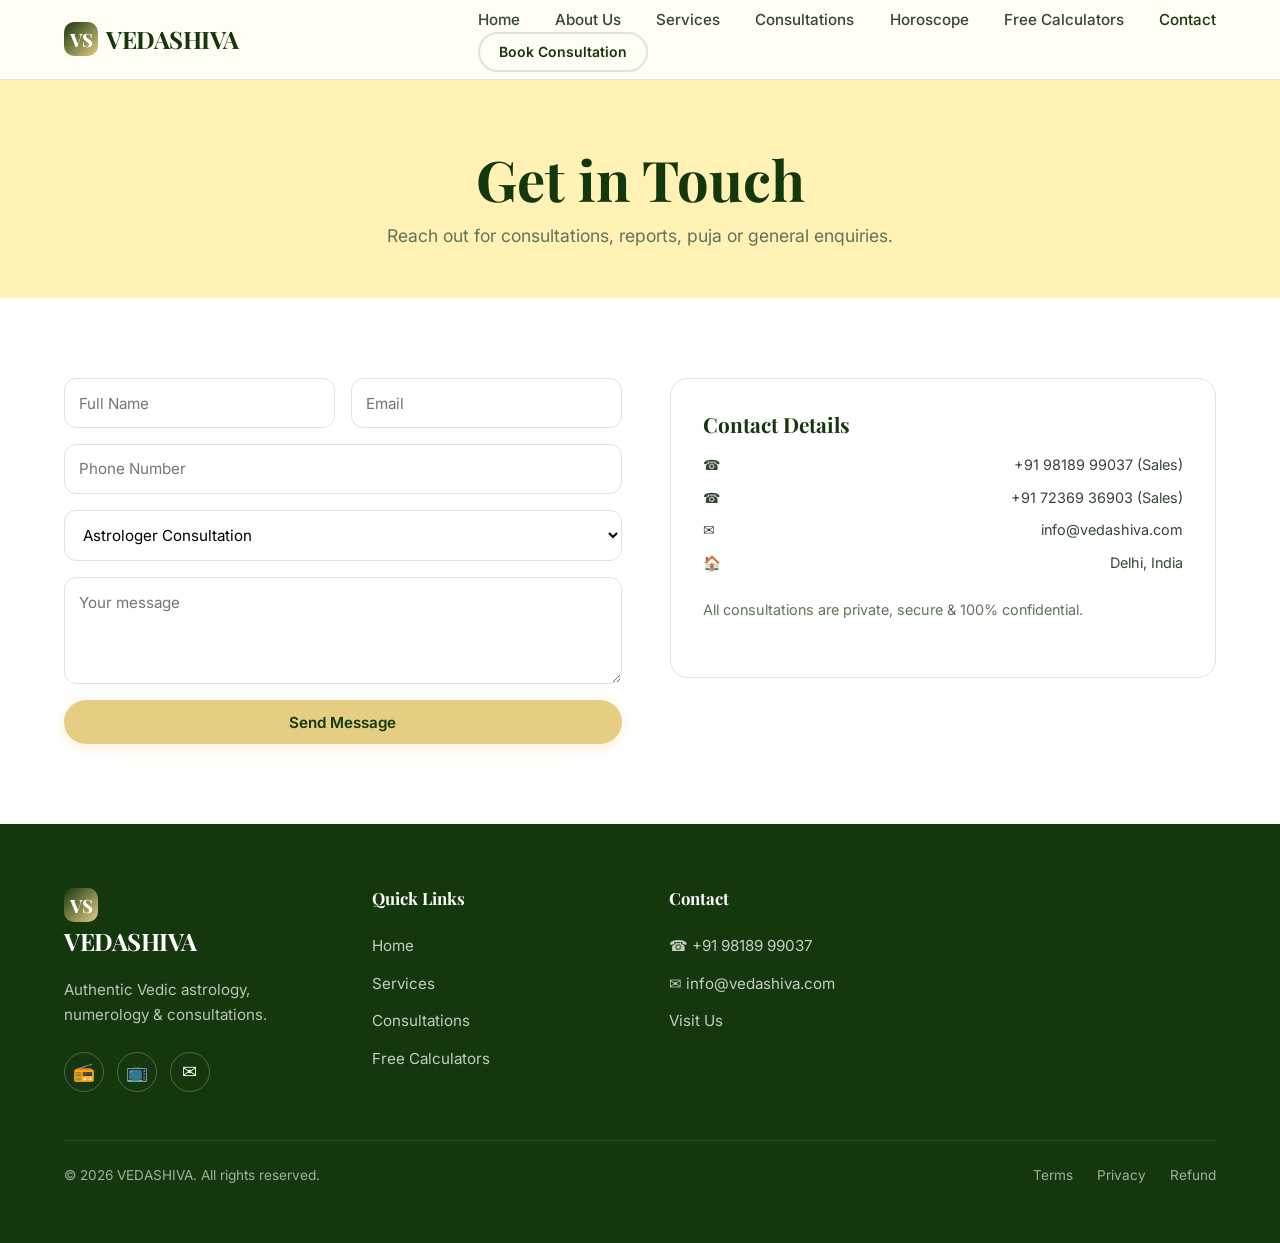
<file: contact.html>
<!DOCTYPE html>
<html lang="en">
<head>
  <meta charset="UTF-8" />
  <meta name="viewport" content="width=device-width, initial-scale=1.0" />
  <title>Contact VEDASHIVA | Consultation & Enquiry</title>
  <meta name="description" content="Contact VEDASHIVA for astrology, numerology consultations, kundli reports and puja services." />
  <link rel="preconnect" href="https://fonts.googleapis.com" />
  <link rel="preconnect" href="https://fonts.gstatic.com" crossorigin />
  <link href="https://fonts.googleapis.com/css2?family=Inter:wght@400;500;600&family=Playfair+Display:wght@600;700;800&display=swap" rel="stylesheet" />
  <link rel="stylesheet" href="assets/css/style.css" />
  <link rel="icon" href="data:image/svg+xml,%3Csvg xmlns='http://www.w3.org/2000/svg' viewBox='0 0 32 32'%3E%3Crect width='32' height='32' rx='8' fill='%2315370D'/%3E%3Ctext x='16' y='22' font-family='Georgia' font-size='20' font-weight='bold' text-anchor='middle' fill='%23E5CD82'%3EVS%3C/text%3E%3C/svg%3E" />
</head>
<body>
  <header class="header-blur">
    <div class="container header-wrap">
      <a href="index.html" class="logo reveal reveal-delay-1"><div class="logo-mark">VS</div>VEDASHIVA</a>
      <nav>
        <ul class="nav-links reveal reveal-delay-2">
          <li><a href="index.html">Home</a></li>
          <li><a href="about.html">About Us</a></li>
          <li><a href="services.html">Services</a></li>
          <li><a href="consultations.html">Consultations</a></li>
          <li><a href="horoscope.html">Horoscope</a></li>
          <li><a href="calculators.html">Free Calculators</a></li>
          <li><a href="contact.html" style="color:var(--accent-dark)">Contact</a></li>
        </ul>
        <div class="nav-actions reveal reveal-delay-3"><a href="consultations.html" class="btn btn-outline">Book Consultation</a></div>
      </nav>
      <button class="mobile-menu-btn" id="mobileMenuBtn" aria-label="Open menu">&#9776;</button>
    </div>
  </header>
  <div class="mobile-menu" id="mobileMenu">
    <div class="mobile-menu-header"><div class="logo"><div class="logo-mark">VS</div>VEDASHIVA</div><button class="mobile-close" id="mobileClose" aria-label="Close menu">&#215;</button></div>
    <ul class="mobile-nav-links"><li><a href="index.html">Home</a></li><li><a href="about.html">About Us</a></li><li><a href="services.html">Services</a></li><li><a href="consultations.html">Consultations</a></li><li><a href="horoscope.html">Horoscope</a></li><li><a href="calculators.html">Free Calculators</a></li><li><a href="contact.html">Contact</a></li></ul>
    <div class="mobile-actions"><a href="consultations.html" class="btn btn-primary btn-sm">Book Consultation</a></div>
  </div>
  <div class="menu-overlay" id="menuOverlay"></div>

  <section class="page-hero reveal reveal-delay-1">
    <div class="container"><h1>Get in <span class="accent">Touch</span></h1><p>Reach out for consultations, reports, puja or general enquiries.</p></div>
  </section>

  <section class="section reveal reveal-delay-2">
    <div class="container">
      <div class="contact-layout" style="display:grid;grid-template-columns:1fr 1fr;gap:3rem;">
        <div class="reveal reveal-left">
          <form id="contactForm" style="display:grid;gap:1rem;">
            <div style="display:grid;grid-template-columns:1fr 1fr;gap:1rem;">
              <input type="text" name="name" placeholder="Full Name" required style="padding:0.9rem;border-radius:var(--radius);border:1px solid var(--border);font-size:0.95rem;" />
              <input type="email" name="email" placeholder="Email" required style="padding:0.9rem;border-radius:var(--radius);border:1px solid var(--border);font-size:0.95rem;" />
            </div>
            <input type="tel" name="phone" placeholder="Phone Number" required style="padding:0.9rem;border-radius:var(--radius);border:1px solid var(--border);font-size:0.95rem;" />
            <select name="service" style="padding:0.9rem;border-radius:var(--radius);border:1px solid var(--border);font-size:0.95rem;background:#fff;">
              <option value="consultation">Astrologer Consultation</option>
              <option value="kundli">Personalized Kundli Report</option>
              <option value="pooja">Online Puja Service</option>
              <option value="numerology">Numerology Reading</option>
              <option value="gemstone">Gemstone Recommendation</option>
              <option value="other">General Enquiry</option>
            </select>
            <textarea name="message" rows="4" placeholder="Your message" required style="padding:0.9rem;border-radius:var(--radius);border:1px solid var(--border);font-size:0.95rem;font-family:inherit;"></textarea>
            <button type="submit" class="btn btn-primary">Send Message</button>
          </form>
        </div>
        <div class="reveal reveal-right">
          <div class="card" style="height:auto;">
            <h3 style="font-size:1.3rem;margin-bottom:1rem;">Contact Details</h3>
            <ul class="feat-list">
              <li class="feat-item"><span>&#9742;</span><span style="margin-left:auto;">+91 98189 99037 (Sales)</span></li>
              <li class="feat-item"><span>&#9742;</span><span style="margin-left:auto;">+91 72369 36903 (Sales)</span></li>
              <li class="feat-item"><span>&#9993;</span><span style="margin-left:auto;">info@vedashiva.com</span></li>
              <li class="feat-item"><span>&#127968;</span><span style="margin-left:auto;">Delhi, India</span></li>
            </ul>
            <p style="margin-top:1.5rem;font-size:0.9rem;color:var(--text-light);">All consultations are private, secure &amp; 100% confidential.</p>
          </div>
        </div>
      </div>
    </div>
  </section>
  <footer>
    <div class="container">
      <div class="footer-grid">
        <div class="footer-brand reveal reveal-delay-1"><div class="logo"><div class="logo-mark">VS</div>VEDASHIVA</div><p>Authentic Vedic astrology, numerology &amp; consultations.</p><div class="socials"><a href="#" aria-label="Instagram">&#128251;</a><a href="#" aria-label="YouTube">&#128250;</a><a href="#" aria-label="WhatsApp">&#9993;</a></div></div>
        <div class="footer-col reveal reveal-delay-2"><h4>Quick Links</h4><ul><li><a href="index.html">Home</a></li><li><a href="services.html">Services</a></li><li><a href="consultations.html">Consultations</a></li><li><a href="calculators.html">Free Calculators</a></li></ul></div>
        <div class="footer-col reveal reveal-delay-3"><h4>Contact</h4><ul><li><a href="tel:+919818999037">&#9742; +91 98189 99037</a></li><li><a href="mailto:info@vedashiva.com">&#9993; info@vedashiva.com</a></li><li><a href="#">Visit Us</a></li></ul></div>
      </div>
      <div class="footer-bottom reveal reveal-delay-1"><span>&copy; <span id="year"></span> VEDASHIVA. All rights reserved.</span><div class="links"><a href="#">Terms</a> <a href="#">Privacy</a> <a href="#">Refund</a></div></div>
    </div>
  </footer>
  <div id="toast" role="alert" aria-live="polite"><span id="toastMsg"></span></div>
  <button id="backToTop" aria-label="Back to top">&#8593;</button>
  <script src="assets/js/main.js"></script>
</body>
</html>
</file>
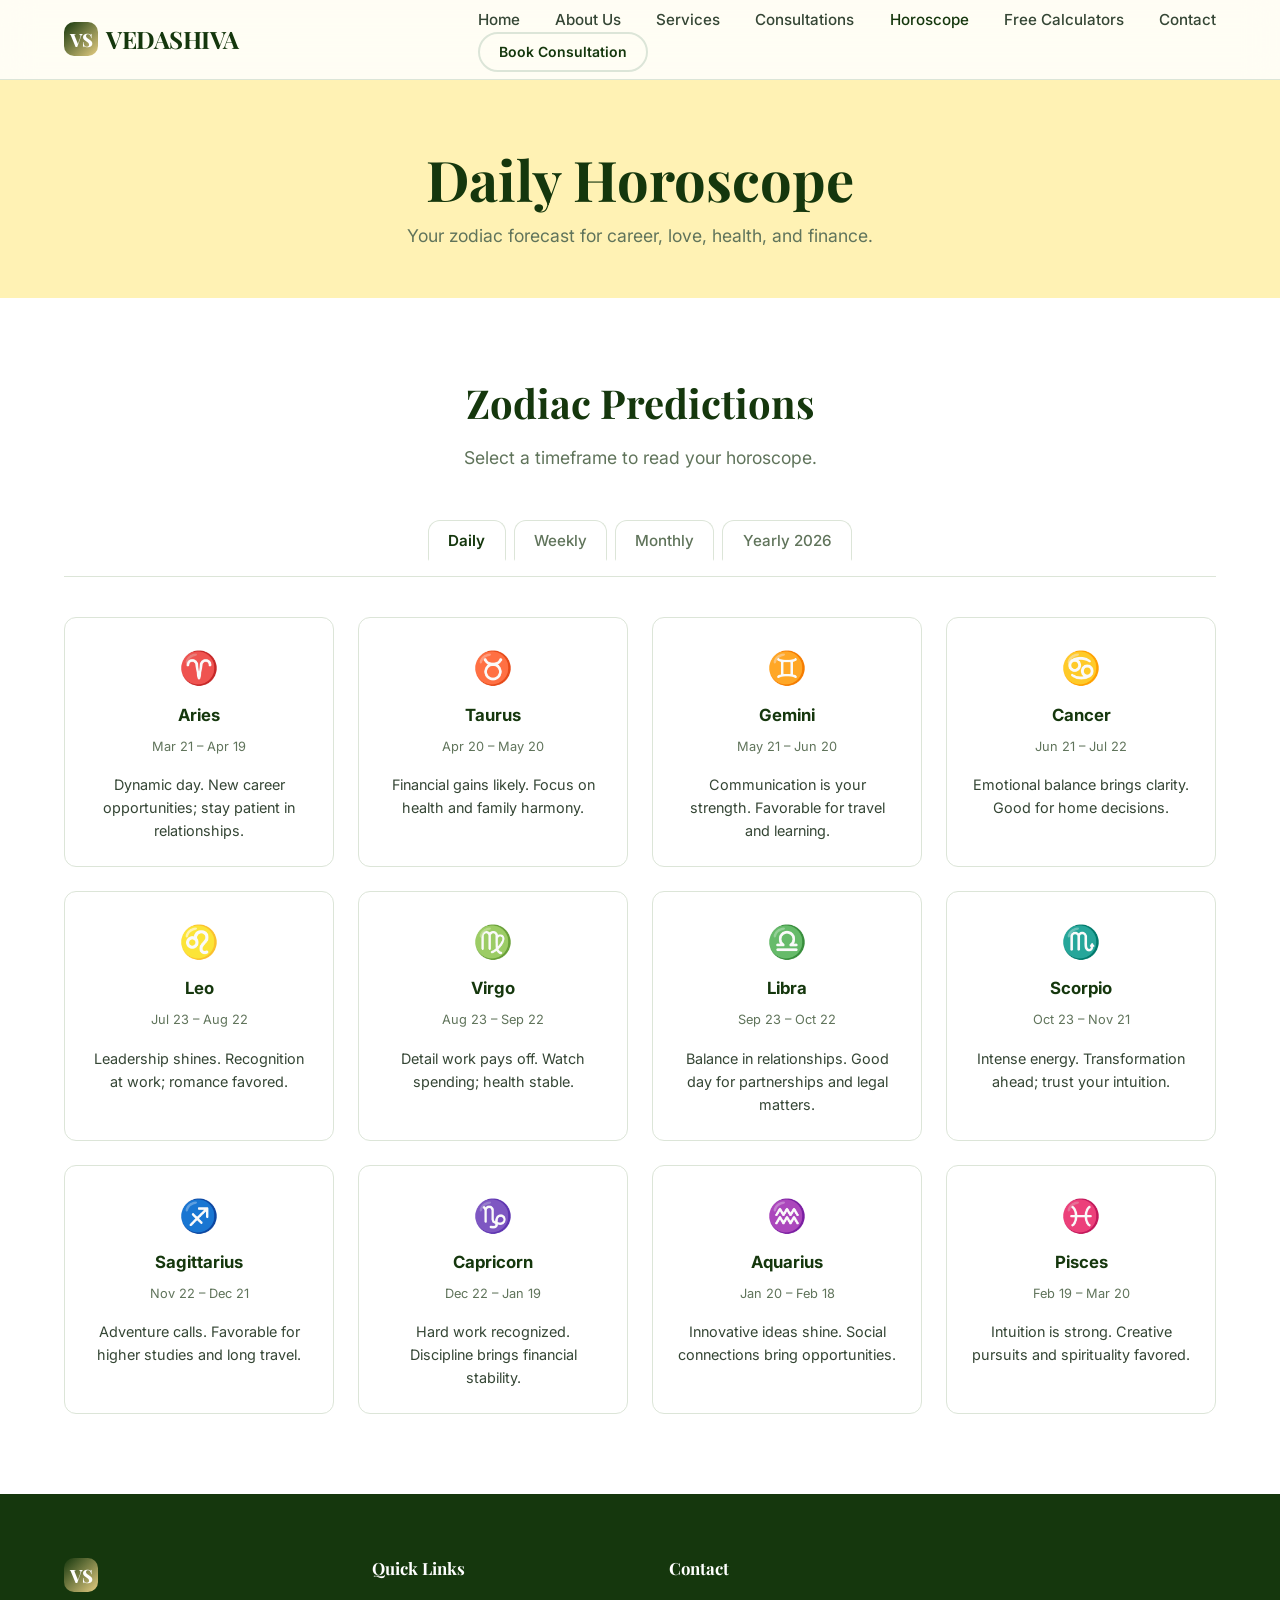
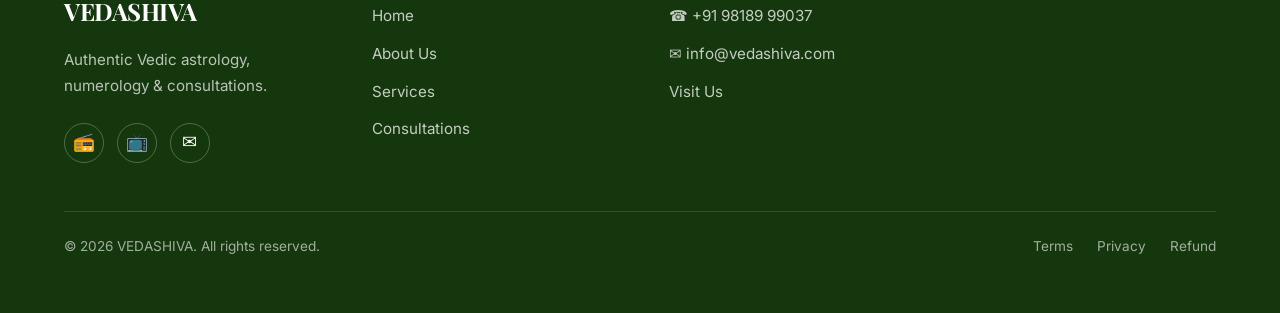
<file: horoscope.html>
<!DOCTYPE html>
<html lang="en">
<head>
  <meta charset="UTF-8" />
  <meta name="viewport" content="width=device-width, initial-scale=1.0" />
  <title>Horoscope | VEDASHIVA — Daily, Weekly, Monthly, Yearly</title>
  <meta name="description" content="VEDASHIVA horoscope: daily, weekly, monthly and yearly 2026 predictions for all zodiac signs." />
  <link rel="preconnect" href="https://fonts.googleapis.com" />
  <link rel="preconnect" href="https://fonts.gstatic.com" crossorigin />
  <link href="https://fonts.googleapis.com/css2?family=Inter:wght@400;500;600&family=Playfair+Display:wght@600;700;800&display=swap" rel="stylesheet" />
  <link rel="stylesheet" href="assets/css/style.css" />
  <link rel="icon" href="data:image/svg+xml,%3Csvg xmlns='http://www.w3.org/2000/svg' viewBox='0 0 32 32'%3E%3Crect width='32' height='32' rx='8' fill='%2315370D'/%3E%3Ctext x='16' y='22' font-family='Georgia' font-size='20' font-weight='bold' text-anchor='middle' fill='%23E5CD82'%3EVS%3C/text%3E%3C/svg%3E" />
</head>
<body>
  <header class="header-blur">
    <div class="container header-wrap">
      <a href="index.html" class="logo reveal reveal-delay-1"><div class="logo-mark">VS</div>VEDASHIVA</a>
      <nav>
        <ul class="nav-links reveal reveal-delay-2">
          <li><a href="index.html">Home</a></li>
          <li><a href="about.html">About Us</a></li>
          <li><a href="services.html">Services</a></li>
          <li><a href="consultations.html">Consultations</a></li>
          <li><a href="horoscope.html" style="color:var(--accent-dark)">Horoscope</a></li>
          <li><a href="calculators.html">Free Calculators</a></li>
          <li><a href="contact.html">Contact</a></li>
        </ul>
        <div class="nav-actions reveal reveal-delay-3"><a href="consultations.html" class="btn btn-outline">Book Consultation</a></div>
      </nav>
      <button class="mobile-menu-btn" id="mobileMenuBtn" aria-label="Open menu">&#9776;</button>
    </div>
  </header>
  <div class="mobile-menu" id="mobileMenu">
    <div class="mobile-menu-header"><div class="logo"><div class="logo-mark">VS</div>VEDASHIVA</div><button class="mobile-close" id="mobileClose" aria-label="Close menu">&#215;</button></div>
    <ul class="mobile-nav-links"><li><a href="index.html">Home</a></li><li><a href="about.html">About Us</a></li><li><a href="services.html">Services</a></li><li><a href="consultations.html">Consultations</a></li><li><a href="horoscope.html">Horoscope</a></li><li><a href="calculators.html">Free Calculators</a></li><li><a href="contact.html">Contact</a></li></ul>
    <div class="mobile-actions"><a href="consultations.html" class="btn btn-primary btn-sm">Book Consultation</a></div>
  </div>
  <div class="menu-overlay" id="menuOverlay"></div>

  <section class="page-hero reveal reveal-delay-1">
    <div class="container"><h1>Daily <span class="accent">Horoscope</span></h1><p>Your zodiac forecast for career, love, health, and finance.</p></div>
  </section>

  <section class="section reveal reveal-delay-2">
    <div class="container">
      <div class="section-title"><h2>Zodiac <span class="accent">Predictions</span></h2></div>
      <p class="section-subtitle">Select a timeframe to read your horoscope.</p>
      <div class="horoscope-tabs reveal reveal-delay-3">
        <button class="tab-btn active" data-target="daily">Daily</button>
        <button class="tab-btn" data-target="weekly">Weekly</button>
        <button class="tab-btn" data-target="monthly">Monthly</button>
        <button class="tab-btn" data-target="yearly">Yearly 2026</button>
      </div>
      <div class="horo-grid">
        <div id="daily" class="tab-panel active reveal reveal-delay-3">
          <div class="horo-card"><div class="horo-sign">&#x2648;</div><div class="horo-name">Aries</div><div class="horo-date">Mar 21 – Apr 19</div><p class="horo-pred">Dynamic day. New career opportunities; stay patient in relationships.</p></div>
          <div class="horo-card"><div class="horo-sign">&#x2649;</div><div class="horo-name">Taurus</div><div class="horo-date">Apr 20 – May 20</div><p class="horo-pred">Financial gains likely. Focus on health and family harmony.</p></div>
          <div class="horo-card"><div class="horo-sign">&#x264a;</div><div class="horo-name">Gemini</div><div class="horo-date">May 21 – Jun 20</div><p class="horo-pred">Communication is your strength. Favorable for travel and learning.</p></div>
          <div class="horo-card"><div class="horo-sign">&#x264b;</div><div class="horo-name">Cancer</div><div class="horo-date">Jun 21 – Jul 22</div><p class="horo-pred">Emotional balance brings clarity. Good for home decisions.</p></div>
          <div class="horo-card"><div class="horo-sign">&#x264c;</div><div class="horo-name">Leo</div><div class="horo-date">Jul 23 – Aug 22</div><p class="horo-pred">Leadership shines. Recognition at work; romance favored.</p></div>
          <div class="horo-card"><div class="horo-sign">&#x264d;</div><div class="horo-name">Virgo</div><div class="horo-date">Aug 23 – Sep 22</div><p class="horo-pred">Detail work pays off. Watch spending; health stable.</p></div>
          <div class="horo-card"><div class="horo-sign">&#x264e;</div><div class="horo-name">Libra</div><div class="horo-date">Sep 23 – Oct 22</div><p class="horo-pred">Balance in relationships. Good day for partnerships and legal matters.</p></div>
          <div class="horo-card"><div class="horo-sign">&#x264f;</div><div class="horo-name">Scorpio</div><div class="horo-date">Oct 23 – Nov 21</div><p class="horo-pred">Intense energy. Transformation ahead; trust your intuition.</p></div>
          <div class="horo-card"><div class="horo-sign">&#x2650;</div><div class="horo-name">Sagittarius</div><div class="horo-date">Nov 22 – Dec 21</div><p class="horo-pred">Adventure calls. Favorable for higher studies and long travel.</p></div>
          <div class="horo-card"><div class="horo-sign">&#x2651;</div><div class="horo-name">Capricorn</div><div class="horo-date">Dec 22 – Jan 19</div><p class="horo-pred">Hard work recognized. Discipline brings financial stability.</p></div>
          <div class="horo-card"><div class="horo-sign">&#x2652;</div><div class="horo-name">Aquarius</div><div class="horo-date">Jan 20 – Feb 18</div><p class="horo-pred">Innovative ideas shine. Social connections bring opportunities.</p></div>
          <div class="horo-card"><div class="horo-sign">&#x2653;</div><div class="horo-name">Pisces</div><div class="horo-date">Feb 19 – Mar 20</div><p class="horo-pred">Intuition is strong. Creative pursuits and spirituality favored.</p></div>
        </div>
        <div id="weekly" class="tab-panel reveal reveal-delay-3">
          <div class="horo-card"><div class="horo-sign">&#x2648;</div><div class="horo-name">Aries</div><div class="horo-date">Week Ahead</div><p class="horo-pred">Progress in career and personal goals. Avoid impulsive decisions mid-week.</p></div>
          <div class="horo-card"><div class="horo-sign">&#x2649;</div><div class="horo-name">Taurus</div><div class="horo-date">Week Ahead</div><p class="horo-pred">Stable week with financial growth. Nurture close relationships.</p></div>
          <div class="horo-card"><div class="horo-sign">&#x264a;</div><div class="horo-name">Gemini</div><div class="horo-date">Week Ahead</div><p class="horo-pred">Busy week socially. New connections could lead to opportunities.</p></div>
          <div class="horo-card"><div class="horo-sign">&#x264b;</div><div class="horo-name">Cancer</div><div class="horo-date">Week Ahead</div><p class="horo-pred">Focus on home and family. Emotional healing favored.</p></div>
        </div>
        <div id="monthly" class="tab-panel reveal reveal-delay-3">
          <div class="horo-card"><div class="horo-sign">&#x2648;</div><div class="horo-name">Aries</div><div class="horo-date">This Month</div><p class="horo-pred">New beginnings and bold moves favor Aries this month.</p></div>
          <div class="horo-card"><div class="horo-sign">&#x2649;</div><div class="horo-name">Taurus</div><div class="horo-date">This Month</div><p class="horo-pred">Steady progress and comfort in domestic life.</p></div>
          <div class="horo-card"><div class="horo-sign">&#x264a;</div><div class="horo-name">Gemini</div><div class="horo-date">This Month</div><p class="horo-pred">Communication and short trips bring gains.</p></div>
        </div>
        <div id="yearly" class="tab-panel reveal reveal-delay-3">
          <div class="horo-card"><div class="horo-sign">&#x2648;</div><div class="horo-name">Aries</div><div class="horo-date">2026</div><p class="horo-pred">A transformative year with career growth and financial stability.</p></div>
          <div class="horo-card"><div class="horo-sign">&#x2649;</div><div class="horo-name">Taurus</div><div class="horo-date">2026</div><p class="horo-pred">Solid foundation building; focus on long-term investments.</p></div>
          <div class="horo-card"><div class="horo-sign">&#x264a;</div><div class="horo-name">Gemini</div><div class="horo-date">2026</div><p class="horo-pred">Expansion in learning, travel and social circles.</p></div>
        </div>
      </div>
    </div>
  </section>
  <footer>
    <div class="container">
      <div class="footer-grid">
        <div class="footer-brand reveal reveal-delay-1"><div class="logo"><div class="logo-mark">VS</div>VEDASHIVA</div><p>Authentic Vedic astrology, numerology &amp; consultations.</p><div class="socials"><a href="#" aria-label="Instagram">&#128251;</a><a href="#" aria-label="YouTube">&#128250;</a><a href="#" aria-label="WhatsApp">&#9993;</a></div></div>
        <div class="footer-col reveal reveal-delay-2"><h4>Quick Links</h4><ul><li><a href="index.html">Home</a></li><li><a href="about.html">About Us</a></li><li><a href="services.html">Services</a></li><li><a href="consultations.html">Consultations</a></li></ul></div>
        <div class="footer-col reveal reveal-delay-3"><h4>Contact</h4><ul><li><a href="tel:+919818999037">&#9742; +91 98189 99037</a></li><li><a href="mailto:info@vedashiva.com">&#9993; info@vedashiva.com</a></li><li><a href="contact.html">Visit Us</a></li></ul></div>
      </div>
      <div class="footer-bottom reveal reveal-delay-1"><span>&copy; <span id="year"></span> VEDASHIVA. All rights reserved.</span><div class="links"><a href="#">Terms</a> <a href="#">Privacy</a> <a href="#">Refund</a></div></div>
    </div>
  </footer>
  <div id="toast" role="alert" aria-live="polite"><span id="toastMsg"></span></div>
  <button id="backToTop" aria-label="Back to top">&#8593;</button>
  <script src="assets/js/main.js"></script>
</body>
</html>
</file>
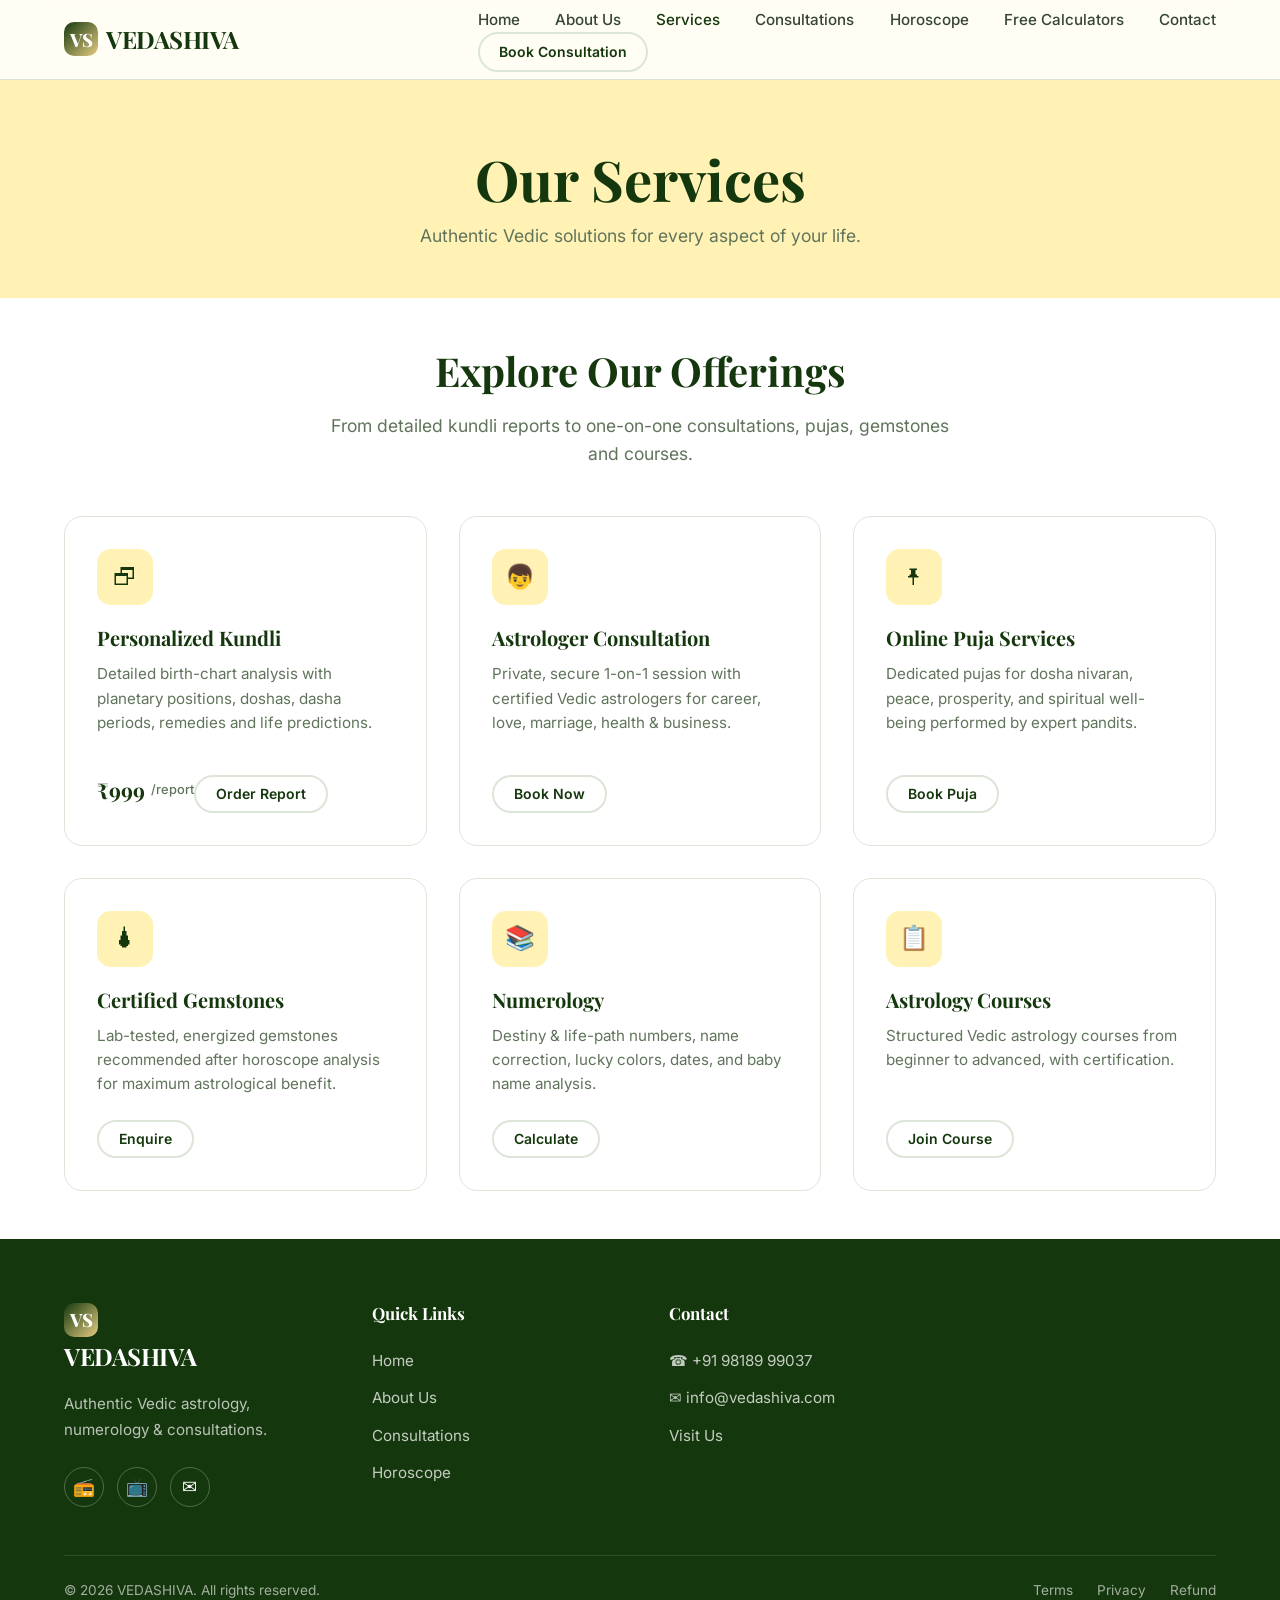
<file: services.html>
<!DOCTYPE html>
<html lang="en">
<head>
  <meta charset="UTF-8" />
  <meta name="viewport" content="width=device-width, initial-scale=1.0" />
  <title>Services | VEDASHIVA — Astrology, Numerology & Puja</title>
  <meta name="description" content="VEDASHIVA services: kundli reports, consultations, puja, gemstones, numerology and astrology courses. No books section." />
  <link rel="preconnect" href="https://fonts.googleapis.com" />
  <link rel="preconnect" href="https://fonts.gstatic.com" crossorigin />
  <link href="https://fonts.googleapis.com/css2?family=Inter:wght@400;500;600&family=Playfair+Display:wght@600;700;800&display=swap" rel="stylesheet" />
  <link rel="stylesheet" href="assets/css/style.css" />
  <link rel="icon" href="data:image/svg+xml,%3Csvg xmlns='http://www.w3.org/2000/svg' viewBox='0 0 32 32'%3E%3Crect width='32' height='32' rx='8' fill='%2315370D'/%3E%3Ctext x='16' y='22' font-family='Georgia' font-size='20' font-weight='bold' text-anchor='middle' fill='%23E5CD82'%3EVS%3C/text%3E%3C/svg%3E" />
</head>
<body>
  <header class="header-blur">
    <div class="container header-wrap">
      <a href="index.html" class="logo reveal reveal-delay-1"><div class="logo-mark">VS</div>VEDASHIVA</a>
      <nav>
        <ul class="nav-links reveal reveal-delay-2">
          <li><a href="index.html">Home</a></li>
          <li><a href="about.html">About Us</a></li>
          <li><a href="services.html" style="color:var(--accent-dark)">Services</a></li>
          <li><a href="consultations.html">Consultations</a></li>
          <li><a href="horoscope.html">Horoscope</a></li>
          <li><a href="calculators.html">Free Calculators</a></li>
          <li><a href="contact.html">Contact</a></li>
        </ul>
        <div class="nav-actions reveal reveal-delay-3"><a href="consultations.html" class="btn btn-outline">Book Consultation</a></div>
      </nav>
      <button class="mobile-menu-btn" id="mobileMenuBtn" aria-label="Open menu">&#9776;</button>
    </div>
  </header>
  <div class="mobile-menu" id="mobileMenu">
    <div class="mobile-menu-header"><div class="logo"><div class="logo-mark">VS</div>VEDASHIVA</div><button class="mobile-close" id="mobileClose" aria-label="Close menu">&#215;</button></div>
    <ul class="mobile-nav-links"><li><a href="index.html">Home</a></li><li><a href="about.html">About Us</a></li><li><a href="services.html">Services</a></li><li><a href="consultations.html">Consultations</a></li><li><a href="horoscope.html">Horoscope</a></li><li><a href="calculators.html">Free Calculators</a></li><li><a href="contact.html">Contact</a></li></ul>
    <div class="mobile-actions"><a href="consultations.html" class="btn btn-primary btn-sm">Book Consultation</a></div>
  </div>
  <div class="menu-overlay" id="menuOverlay"></div>

  <section class="page-hero reveal reveal-delay-1">
    <div class="container"><h1>Our <span class="accent">Services</span></h1><p>Authentic Vedic solutions for every aspect of your life.</p></div>
  </section>

  <section class="section-sm reveal reveal-delay-2">
    <div class="container">
      <div class="section-title"><h2>Explore Our <span class="accent">Offerings</span></h2></div>
      <p class="section-subtitle">From detailed kundli reports to one-on-one consultations, pujas, gemstones and courses.</p>
      <div class="services-grid reveal reveal-delay-3">
        <div class="card">
          <div class="card-icon">&#128471;</div>
          <h4>Personalized Kundli</h4>
          <p>Detailed birth-chart analysis with planetary positions, doshas, dasha periods, remedies and life predictions.</p>
          <div class="card-footer"><div class="price-pill">&#8377;999 <small>/report</small></div><a href="consultations.html" class="btn btn-outline btn-sm" style="margin-top:1rem;">Order Report</a></div>
        </div>
        <div class="card">
          <div class="card-icon">&#128102;</div>
          <h4>Astrologer Consultation</h4>
          <p>Private, secure 1-on-1 session with certified Vedic astrologers for career, love, marriage, health &amp; business.</p>
          <div class="card-footer"><a href="consultations.html" class="btn btn-outline btn-sm">Book Now</a></div>
        </div>
        <div class="card">
          <div class="card-icon">&#128392;</div>
          <h4>Online Puja Services</h4>
          <p>Dedicated pujas for dosha nivaran, peace, prosperity, and spiritual well-being performed by expert pandits.</p>
          <div class="card-footer"><a href="consultations.html" class="btn btn-outline btn-sm">Book Puja</a></div>
        </div>
        <div class="card">
          <div class="card-icon">&#127778;</div>
          <h4>Certified Gemstones</h4>
          <p>Lab-tested, energized gemstones recommended after horoscope analysis for maximum astrological benefit.</p>
          <div class="card-footer"><a href="contact.html" class="btn btn-outline btn-sm">Enquire</a></div>
        </div>
        <div class="card">
          <div class="card-icon">&#128218;</div>
          <h4>Numerology</h4>
          <p>Destiny &amp; life-path numbers, name correction, lucky colors, dates, and baby name analysis.</p>
          <div class="card-footer"><a href="calculators.html" class="btn btn-outline btn-sm">Calculate</a></div>
        </div>
        <div class="card">
          <div class="card-icon">&#128203;</div>
          <h4>Astrology Courses</h4>
          <p>Structured Vedic astrology courses from beginner to advanced, with certification.</p>
          <div class="card-footer"><a href="contact.html" class="btn btn-outline btn-sm">Join Course</a></div>
        </div>
      </div>
    </div>
  </section>
  <footer>
    <div class="container">
      <div class="footer-grid">
        <div class="footer-brand reveal reveal-delay-1"><div class="logo"><div class="logo-mark">VS</div>VEDASHIVA</div><p>Authentic Vedic astrology, numerology &amp; consultations.</p><div class="socials"><a href="#" aria-label="Instagram">&#128251;</a><a href="#" aria-label="YouTube">&#128250;</a><a href="#" aria-label="WhatsApp">&#9993;</a></div></div>
        <div class="footer-col reveal reveal-delay-2"><h4>Quick Links</h4><ul><li><a href="index.html">Home</a></li><li><a href="about.html">About Us</a></li><li><a href="consultations.html">Consultations</a></li><li><a href="horoscope.html">Horoscope</a></li></ul></div>
        <div class="footer-col reveal reveal-delay-3"><h4>Contact</h4><ul><li><a href="tel:+919818999037">&#9742; +91 98189 99037</a></li><li><a href="mailto:info@vedashiva.com">&#9993; info@vedashiva.com</a></li><li><a href="contact.html">Visit Us</a></li></ul></div>
      </div>
      <div class="footer-bottom reveal reveal-delay-1"><span>&copy; <span id="year"></span> VEDASHIVA. All rights reserved.</span><div class="links"><a href="#">Terms</a> <a href="#">Privacy</a> <a href="#">Refund</a></div></div>
    </div>
  </footer>
  <div id="toast" role="alert" aria-live="polite"><span id="toastMsg"></span></div>
  <button id="backToTop" aria-label="Back to top">&#8593;</button>
  <script src="assets/js/main.js"></script>
</body>
</html>
</file>
<file: assets/css/style.css>
/* VEDASHIVA — Astrology & Numerology CSS (part 1) */
:root{
  --primary:#15370D;--primary-dark:#15370D;--secondary:#728E6D;--accent:#E5CD82;--accent-dark:#15370D;
  --accent-glow:rgba(229,205,130,0.28);--text-dark:#15370D;--text:#354635;--text-light:#60745B;--muted:#728E6D;
  --bg:#ffffff;--bg-soft:#FFF2B4;--bg-card:#ffffff;--border:#dce5d8;--border-soft:#eee8ca;
  --success:#728E6D;--error:#ef4444;--shadow-sm:0 1px 2px 0 rgb(0 0 0 / 0.05);--shadow:0 4px 6px -1px rgb(21 55 13 / 0.08),0 2px 4px -2px rgb(21 55 13 / 0.04);
  --shadow-md:0 10px 15px -3px rgb(0 0 0 / 0.07),0 4px 6px -4px rgb(0 0 0 / 0.05);--shadow-lg:0 20px 25px -5px rgb(0 0 0 / 0.06),0 8px 10px -6px rgb(0 0 0 / 0.05);
  --shadow-glow:0 0 40px rgba(229,205,130,0.2);--radius:12px;--radius-lg:18px;--radius-full:9999px;
  --transition:all 0.4s cubic-bezier(0.4,0,0.2,1);--transition-fast:all 0.2s cubic-bezier(0.4,0,0.2,1);
  --max-width:1200px;--header-height:80px;
  --font-heading:"Playfair Display",Georgia,serif;--font-body:"Inter",-apple-system,BlinkMacSystemFont,"Segoe UI",Roboto,sans-serif;
}
*{margin:0;padding:0;box-sizing:border-box;}
html{scroll-behavior:smooth;scroll-padding-top:var(--header-height);font-size:16px;overflow-x:hidden;overflow-x:clip;}
body{font-family:var(--font-body);color:var(--text);background:var(--bg);line-height:1.6;-webkit-font-smoothing:antialiased;}
a{text-decoration:none;color:inherit;transition:var(--transition-fast);}ul,ol{list-style:none;}
img{max-width:100%;display:block;border-radius:var(--radius);}button,input,select,textarea{font-family:inherit;font-size:inherit;}
h1,h2,h3,h4,h5,h6{font-family:var(--font-heading);color:var(--text-dark);line-height:1.25;font-weight:700;}
h2{font-size:2.5rem;}h3{font-size:1.75rem;}
.section-title{text-align:center;margin-bottom:1rem;}
.section-subtitle{text-align:center;color:var(--text-light);font-size:1.1rem;max-width:640px;margin:0 auto 3rem;}
.section{padding:5rem 0;}.section-sm{padding:3rem 0;}
.container{max-width:var(--max-width);margin:0 auto;padding:0 1.5rem;}
.reveal{opacity:0;transform:translateY(30px);transition:all 0.8s ease-out;}
.reveal.active{opacity:1;transform:translateY(0);}.reveal-left{transform:translateX(-40px);}.reveal-right{transform:translateX(40px);}.reveal-scale{transform:scale(0.92);}
.reveal-delay-1{transition-delay:0.1s;}.reveal-delay-2{transition-delay:0.2s;}.reveal-delay-3{transition-delay:0.3s;}
.btn{display:inline-flex;align-items:center;justify-content:center;gap:0.5rem;padding:0.9rem 1.75rem;border-radius:var(--radius-full);font-weight:600;font-size:0.95rem;cursor:pointer;border:none;transition:var(--transition);line-height:1;}
.btn:active{transform:scale(0.96);}.btn:disabled{opacity:0.6;cursor:not-allowed;}
.btn-primary{background:var(--accent);color:var(--primary);box-shadow:0 4px 14px var(--accent-glow);}
.btn-primary:hover{background:var(--accent-dark);color:#fff;transform:translateY(-2px);box-shadow:0 8px 24px var(--accent-glow);}
.btn-outline{background:transparent;color:var(--text-dark);border:2px solid var(--border);}
.btn-outline:hover{border-color:var(--accent);color:var(--accent-dark);transform:translateY(-2px);}
.btn-ghost{background:transparent;color:var(--text-dark);}.btn-ghost:hover{color:var(--accent-dark);background:var(--bg-soft);}.btn-sm{padding:0.6rem 1.25rem;font-size:0.875rem;}
.badge{display:inline-flex;align-items:center;gap:0.4rem;padding:0.35rem 0.9rem;border-radius:var(--radius-full);font-size:0.8rem;font-weight:700;text-transform:uppercase;letter-spacing:0.05em;}
.badge-accent{background:var(--accent-glow);color:var(--accent-dark);}.badge-outline{border:1px solid var(--border);color:var(--text-light);}.badge-new{background:var(--primary);color:#fff;}
header{position:fixed;top:0;left:0;right:0;height:var(--header-height);z-index:1000;transition:var(--transition-fast);}
.header-wrap{height:100%;display:flex;align-items:center;justify-content:space-between;padding:0 1.5rem;}
.header-blur{backdrop-filter:blur(16px);-webkit-backdrop-filter:blur(16px);background:rgba(255,255,255,0.85);border-bottom:1px solid var(--border);}
.logo{font-family:var(--font-heading);font-size:1.5rem;font-weight:700;color:var(--text-dark);letter-spacing:-0.5px;display:flex;align-items:center;gap:0.5rem;}
.logo-mark{width:34px;height:34px;border-radius:10px;background:linear-gradient(135deg,var(--primary),var(--accent));color:#fff;display:grid;place-items:center;font-size:1.15rem;font-weight:800;}
.nav-links{display:flex;gap:2.2rem;align-items:center;}.nav-links a{font-size:0.95rem;font-weight:500;color:var(--text);}.nav-links a:hover{color:var(--accent-dark);}
.nav-actions{display:flex;gap:1rem;align-items:center;}.nav-actions .btn-outline{padding:0.7rem 1.2rem;font-size:0.875rem;}
.mobile-menu-btn{display:none;background:none;border:none;color:var(--text-dark);font-size:1.5rem;cursor:pointer;z-index:1002;}
.mobile-menu{position:fixed;inset:0;z-index:1001;background:var(--bg);transform:translateX(100%);transition:transform 0.45s cubic-bezier(0.4,0,0.2,1);display:flex;flex-direction:column;padding:6rem 2rem 2rem;overflow-y:auto;}
.mobile-menu.active{transform:translateX(0);}
.mobile-menu-header{display:flex;align-items:center;justify-content:space-between;padding-bottom:1.5rem;border-bottom:1px solid var(--border);margin-bottom:1.5rem;}
.mobile-close{background:none;border:none;font-size:1.5rem;color:var(--text-dark);cursor:pointer;}
.mobile-nav-links{display:flex;flex-direction:column;gap:0;}.mobile-nav-links a{padding:1rem 0;font-size:1.1rem;font-weight:600;color:var(--text-dark);border-bottom:1px solid var(--border-soft);}.mobile-nav-links a:hover{color:var(--accent-dark);padding-left:0.5rem;}
.mobile-actions{margin-top:auto;display:flex;flex-direction:column;gap:0.75rem;}
.menu-overlay{position:fixed;inset:0;background:rgba(15,23,42,0.45);z-index:1000;opacity:0;pointer-events:none;transition:opacity 0.3s ease;}.menu-overlay.active{opacity:1;pointer-events:auto;}
/* part 2 */
.hero{position:relative;padding-top:calc(var(--header-height) + 3rem);padding-bottom:4rem;background:linear-gradient(180deg,#fff 0%,var(--bg-soft) 100%);overflow:hidden;}
.hero-bg{position:absolute;inset:0;z-index:0;background:radial-gradient(circle at 10% 20%,var(--accent-glow) 0%,transparent 35%),radial-gradient(circle at 90% 80%,rgba(15,23,42,0.06) 0%,transparent 40%);}
.hero-content{position:relative;z-index:2;display:grid;grid-template-columns:1fr 1fr;gap:3rem;align-items:center;}
.hero-badge{display:inline-flex;align-items:center;gap:0.5rem;padding:0.5rem 1rem;background:rgba(255,255,255,0.9);border:1px solid var(--border);border-radius:var(--radius-full);font-size:0.85rem;color:var(--text-light);font-weight:600;margin-bottom:1.5rem;backdrop-filter:blur(8px);}
.hero h1{font-size:clamp(2.6rem,5vw,4.2rem);margin-bottom:1.25rem;letter-spacing:-0.02em;}.hero h1 .accent{color:var(--primary);}
.hero p{font-size:1.15rem;color:var(--text);margin-bottom:1.75rem;max-width:520px;line-height:1.7;}
.hero-actions{display:flex;gap:1rem;flex-wrap:wrap;}.hero-visual{position:relative;height:420px;}
.hero-card{position:absolute;inset:0;background:var(--bg-card);border:1px solid var(--border);border-radius:var(--radius-lg);box-shadow:var(--shadow-lg);overflow:hidden;animation:float 6s ease-in-out infinite;}
.hero-card-inner{padding:2rem;height:100%;display:flex;flex-direction:column;}.hero-card h4{font-size:1.25rem;margin-bottom:0.5rem;}.hero-card p{font-size:0.95rem;color:var(--text-light);margin-bottom:1rem;}
.hero-card .price{font-family:var(--font-heading);font-size:1.5rem;color:var(--accent-dark);margin-bottom:1rem;}
@keyframes float{0%,100%{transform:translateY(0);}50%{transform:translateY(-14px);}}
.trust-bar{padding:2.5rem 0;background:var(--bg-card);border-top:1px solid var(--border);border-bottom:1px solid var(--border);}
.trust-grid{display:grid;grid-template-columns:repeat(auto-fit,minmax(180px,1fr));gap:2rem;text-align:center;}
.trust-item .num{font-family:var(--font-heading);font-size:1.75rem;font-weight:800;color:var(--text-dark);display:block;margin-bottom:0.25rem;}.trust-item .lbl{font-size:0.85rem;color:var(--text-light);text-transform:uppercase;letter-spacing:0.06em;font-weight:600;}
.stats{background:var(--primary);color:#fff;position:relative;overflow:hidden;}
.stats::before{content:"";position:absolute;inset:0;background-image:radial-gradient(circle at 50% 50%,rgba(255,255,255,0.06) 0%,transparent 60%);pointer-events:none;}
.stats>.container{position:relative;z-index:2;}
.stat-grid{display:grid;grid-template-columns:repeat(auto-fit,minmax(200px,1fr));gap:2rem;text-align:center;padding:1rem 0;}
.stat-item .val{font-family:var(--font-heading);font-size:clamp(2rem,5vw,3.5rem);font-weight:800;color:var(--accent);line-height:1.1;}
.stat-item .lbl{font-size:0.95rem;color:rgba(255,255,255,0.8);margin-top:0.5rem;font-weight:500;text-transform:uppercase;letter-spacing:0.05em;}
.card{background:var(--bg-card);border:1px solid var(--border);border-radius:var(--radius-lg);padding:2rem;transition:var(--transition);height:100%;display:flex;flex-direction:column;}
.card:hover{border-color:var(--accent);transform:translateY(-6px);box-shadow:var(--shadow-lg);}
.card-icon{width:56px;height:56px;border-radius:14px;background:var(--bg-soft);color:var(--accent-dark);display:grid;place-items:center;font-size:1.5rem;margin-bottom:1.25rem;}
.card h4{font-size:1.25rem;margin-bottom:0.75rem;}.card p{font-size:0.95rem;color:var(--text-light);margin-bottom:1.5rem;}.card-footer{margin-top:auto;}
.services-grid,.reports-grid{display:grid;grid-template-columns:repeat(auto-fit,minmax(min(100%,280px),1fr));gap:2rem;}
.price-pill{display:inline-flex;align-items:center;gap:0.4rem;font-family:var(--font-heading);font-size:1.35rem;color:var(--accent-dark);font-weight:700;}
.price-pill small{font-size:0.8rem;font-weight:500;color:var(--text-light);font-family:var(--font-body);}
.feat-list{display:flex;flex-direction:column;gap:0.6rem;}
.feat-item{display:flex;align-items:center;gap:0.6rem;font-size:0.9rem;color:var(--text);}
.consult-grid{display:grid;grid-template-columns:repeat(auto-fit,minmax(min(100%,300px),1fr));gap:2rem;}
.consult-card{border:2px solid var(--border-soft);border-radius:var(--radius-lg);padding:2rem;background:var(--bg-card);position:relative;overflow:hidden;}
.consult-card.featured{border-color:var(--accent);background:linear-gradient(135deg,var(--primary) 0%,var(--secondary) 100%);color:#fff;box-shadow:var(--shadow-glow);}
.consult-card.featured *:not(.btn){color:#fff;}
.consult-card.featured .text-muted,.consult-card.featured .text-light{color:rgba(255,255,255,0.7);}
.consult-badge{position:absolute;top:1rem;right:1rem;background:var(--accent);color:var(--primary);font-size:0.75rem;font-weight:800;padding:0.35rem 0.8rem;border-radius:var(--radius-full);text-transform:uppercase;letter-spacing:0.05em;}
.consult-name{font-size:1.25rem;margin-bottom:0.25rem;}.consult-title{font-size:0.9rem;color:var(--text-light);margin-bottom:1rem;}
.consult-card.featured .consult-title{color:rgba(255,255,255,0.8);}.consult-rating{display:flex;align-items:center;gap:0.35rem;font-size:0.85rem;margin-bottom:1rem;}
.consult-rating .star{color:var(--accent);}.consult-sessions{font-size:0.85rem;color:var(--text-light);margin-bottom:1.5rem;}
.consult-card.featured .consult-sessions{color:rgba(255,255,255,0.7);}.consult-btn{width:100%;padding:0.85rem;border-radius:var(--radius);font-weight:600;}
/* part 3a */
.horoscope-tabs{display:flex;gap:0.5rem;flex-wrap:wrap;justify-content:center;margin-bottom:2.5rem;border-bottom:1px solid var(--border);padding-bottom:1rem;}
.tab-btn{padding:0.6rem 1.2rem;border:1px solid var(--border);border-bottom:2px solid transparent;background:transparent;color:var(--text-light);font-weight:500;font-size:0.95rem;cursor:pointer;border-radius:var(--radius) var(--radius) 0 0;transition:var(--transition-fast);margin-bottom:-1px;}
.tab-btn:hover{color:var(--accent-dark);}.tab-btn.active{color:var(--accent-dark);background:var(--bg);border-color:var(--border);border-bottom-color:var(--bg);font-weight:600;}
.tab-panel{display:none;}.tab-panel.active{display:grid;grid-template-columns:repeat(auto-fit,minmax(min(100%,220px),1fr));gap:1.5rem;}
.horo-card{border:1px solid var(--border);border-radius:var(--radius);padding:1.5rem;text-align:center;background:var(--bg-card);}
.horo-sign{font-size:2rem;margin-bottom:0.5rem;}.horo-name{font-weight:700;font-size:1.05rem;margin-bottom:0.5rem;color:var(--text-dark);}
.horo-date{font-size:0.8rem;color:var(--text-light);margin-bottom:1rem;}.horo-pred{font-size:0.9rem;color:var(--text);}
.calc-grid{display:grid;grid-template-columns:repeat(auto-fit,minmax(min(100%,260px),1fr));gap:1.5rem;}
.calc-card{border:1px solid var(--border);border-radius:var(--radius);padding:1.5rem;background:var(--bg-card);text-align:center;}
.calc-icon{font-size:1.75rem;margin-bottom:0.75rem;}.calc-card h4{font-size:1.05rem;margin-bottom:0.5rem;}
.calc-card p{font-size:0.85rem;color:var(--text-light);margin-bottom:1rem;}
.testimonials{background:var(--bg-soft);}
.testimonial-grid{display:grid;grid-template-columns:repeat(auto-fit,minmax(min(100%,300px),1fr));gap:2rem;}
.testimonial-card{background:var(--bg-card);border:1px solid var(--border);border-radius:var(--radius-lg);padding:2rem;}
.stars{color:var(--accent);font-size:1.1rem;margin-bottom:0.75rem;letter-spacing:1px;}
.testimonial-card p{font-size:0.95rem;color:var(--text);font-style:italic;line-height:1.7;margin-bottom:1.5rem;}
.client{display:flex;align-items:center;gap:0.85rem;}
.client-img{width:44px;height:44px;border-radius:50%;background:var(--border);display:grid;place-items:center;font-weight:700;color:var(--accent-dark);font-size:1.1rem;}
.client-info .name{font-weight:700;color:var(--text-dark);font-size:0.95rem;}.client-info .role{font-size:0.8rem;color:var(--text-light);}
/* part 3b */
.cta-section{background:linear-gradient(135deg,var(--primary) 0%,var(--secondary) 100%);color:#fff;border-radius:var(--radius-lg);padding:4rem 2rem;text-align:center;overflow:hidden;position:relative;}
.cta-section::before{content:"";position:absolute;top:-50%;left:-50%;width:200%;height:200%;background:radial-gradient(circle,rgba(229,205,130,0.16) 0%,transparent 60%);pointer-events:none;z-index:0;}
.cta-section>*{position:relative;z-index:2;}
.cta-section h2{color:#fff;}.cta-section p{color:rgba(255,255,255,0.85);max-width:600px;margin:1rem auto 2rem;}
.newsletter-form{display:flex;gap:0.75rem;max-width:560px;margin:0 auto;flex-wrap:wrap;}
.newsletter-form input[type="email"]{flex:1;min-width:220px;padding:0.95rem 1.2rem;border-radius:var(--radius-full);border:none;font-size:0.95rem;outline:none;}
.newsletter-form button{flex-shrink:0;}
footer{background:var(--primary-dark);color:#fff;padding:4rem 0 2rem;}
.footer-grid{display:grid;grid-template-columns:260px repeat(3,1fr);gap:3rem;margin-bottom:3rem;}
.footer-brand .logo{color:#fff;margin-bottom:1rem;display:block;}
.footer-brand p{color:rgba(255,255,255,0.7);font-size:0.95rem;line-height:1.7;max-width:260px;}
.footer-col h4{color:#fff;font-size:1.05rem;margin-bottom:1.5rem;}
.footer-col ul{display:flex;flex-direction:column;gap:0.75rem;}
.footer-col a{color:rgba(255,255,255,0.75);font-size:0.95rem;}.footer-col a:hover{color:var(--accent);padding-left:0.4rem;}
.socials{display:flex;gap:0.8rem;margin-top:1.5rem;}
.socials a{width:40px;height:40px;border-radius:50%;border:1px solid rgba(255,255,255,0.25);color:#fff;display:grid;place-items:center;font-size:1.1rem;transition:var(--transition);}
.socials a:hover{background:var(--accent);border-color:var(--accent);color:var(--primary);}
.footer-bottom{border-top:1px solid rgba(255,255,255,0.12);padding:1.5rem 0;display:flex;justify-content:space-between;align-items:center;color:rgba(255,255,255,0.6);font-size:0.85rem;}
.footer-bottom .links{display:flex;gap:1.5rem;}.footer-bottom .links a{color:rgba(255,255,255,0.6);font-size:0.85rem;}.footer-bottom .links a:hover{color:#fff;}
#toast{position:fixed;bottom:1.5rem;right:1.5rem;background:var(--primary-dark);color:#fff;padding:1rem 1.5rem;border-radius:var(--radius);box-shadow:var(--shadow-lg);display:none;align-items:center;gap:0.75rem;z-index:2000;font-size:0.9rem;animation:slideIn 0.3s ease;}
@keyframes slideIn{from{transform:translateY(30px);opacity:0;}to{transform:translateY(0);opacity:1;}}#toast.show{display:flex;}
#backToTop{position:fixed;bottom:1.5rem;right:1.5rem;width:48px;height:48px;border-radius:50%;background:var(--accent);color:var(--primary);border:none;cursor:pointer;display:none;align-items:center;justify-content:center;font-size:1.2rem;box-shadow:var(--shadow-md);z-index:999;transition:var(--transition-fast);}
#backToTop:hover{background:var(--accent-dark);transform:translateY(-3px);}#backToTop.visible{display:flex;}
.page-hero{padding:calc(var(--header-height) + 4rem) 0 3rem;background:var(--bg-soft);text-align:center;}
.page-hero h1{font-size:clamp(2.2rem,5vw,3.5rem);margin-bottom:0.5rem;}.page-hero p{color:var(--text-light);font-size:1.1rem;}
.breadcrumb{display:flex;align-items:center;justify-content:center;gap:0.4rem;font-size:0.8rem;color:var(--text-light);margin-top:0.75rem;}
.breadcrumb a{color:var(--accent-dark);}
@media (max-width:1100px){
  .nav-links,.nav-actions{display:none;}.mobile-menu-btn{display:block;}
}
@media (max-width:900px){
  .hero-content{grid-template-columns:1fr;gap:2rem;}.hero-visual{height:320px;}
  .reveal-left,.reveal-right{transform:translateY(30px);}
  .split-layout,.contact-layout{grid-template-columns:1fr!important;gap:2rem!important;}
  .footer-grid{grid-template-columns:1fr 1fr;gap:2.5rem;}
  .newsletter-form{flex-direction:column;align-items:stretch;}
  .newsletter-form input[type="email"]{min-width:auto;}.newsletter-form button{width:100%;}
  h2{font-size:2rem;}h3{font-size:1.5rem;}
}
@media (max-width:600px){
  :root{--header-height:68px;}
  .container{padding:0 1rem;}
  .header-wrap{padding:0 1rem;}
  .logo{font-size:1.2rem;}.logo-mark{width:30px;height:30px;font-size:1rem;}
  .section{padding:3.5rem 0;}.section-sm{padding:2.5rem 0;}
  .hero{padding-bottom:3rem;}.hero-visual{height:280px;}
  .mobile-menu{padding:5.5rem 1.25rem 1.5rem;}
  .hero-actions{flex-direction:column;align-items:stretch;}.hero-actions .btn{width:100%;}
  .contact-layout form>div{grid-template-columns:1fr!important;}
  .card,.consult-card,.testimonial-card{padding:1.5rem;}
  .cta-section{padding:3rem 1.25rem;}
  .footer-grid{grid-template-columns:1fr;}
  .footer-bottom{flex-direction:column;gap:1rem;text-align:center;}
  .footer-bottom .links{flex-wrap:wrap;justify-content:center;gap:1rem;}
  #toast{left:1rem;right:1rem;bottom:1rem;padding:0.85rem 1rem;}
  #backToTop{right:1rem;bottom:1rem;}
}
</file>
